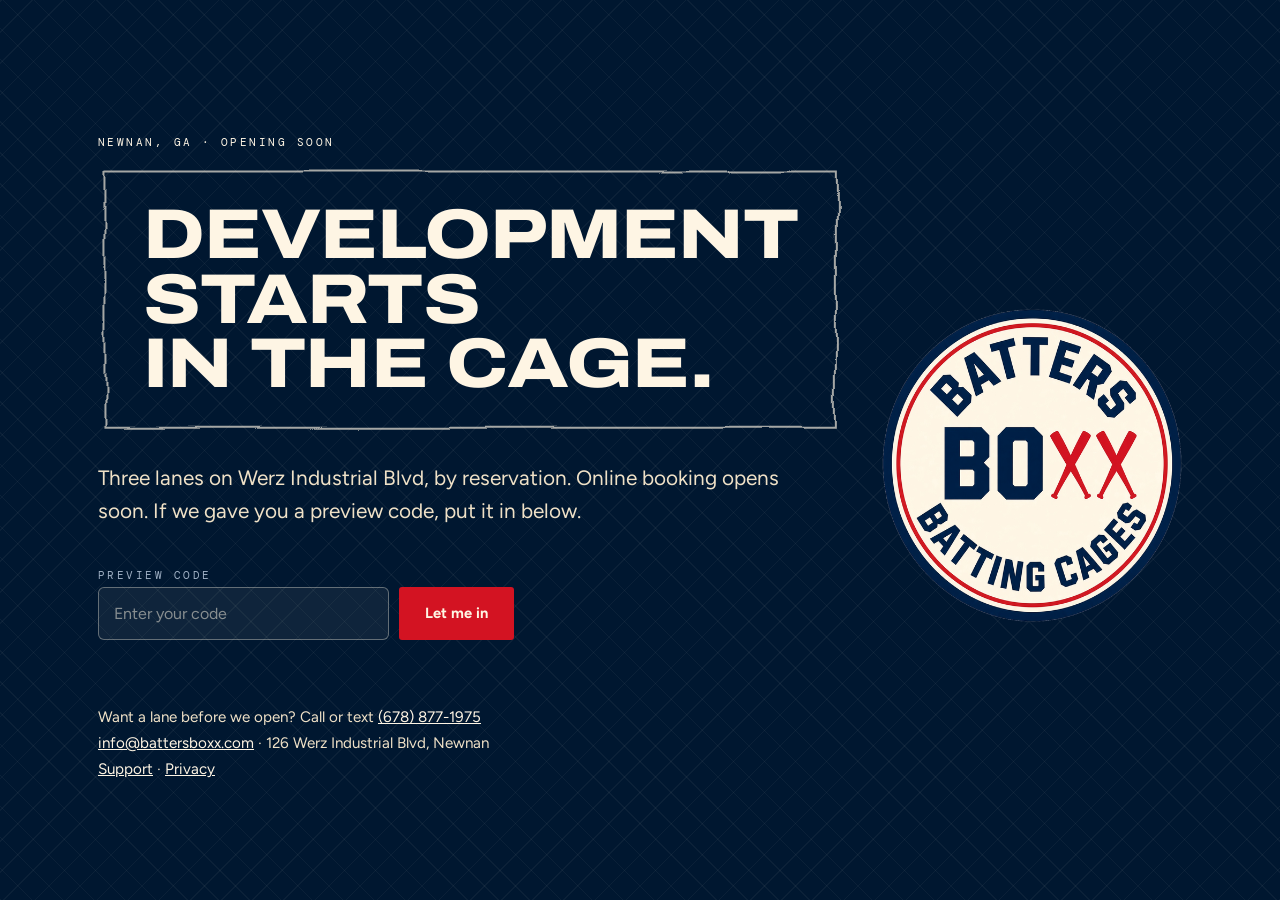
<file: index.html>
<!doctype html>
<html lang="en"><head>
<meta charset="utf-8">
<meta name="viewport" content="width=device-width, initial-scale=1">
<meta name="robots" content="noindex">
<link rel="preconnect" href="https://fonts.googleapis.com">
<link rel="preconnect" href="https://fonts.gstatic.com" crossorigin="">
<link href="https://fonts.googleapis.com/css2?family=Archivo:wdth,wght@62.5..125,100..900&amp;family=DM+Mono:wght@300;400;500&amp;family=Figtree:wght@300..900&amp;display=swap" rel="stylesheet">
<link rel="stylesheet" href="/css/style.css">
<link rel="icon" href="/favicon.png">
<link rel="apple-touch-icon" href="/img/apple-touch-icon.png">
<title>Batters Boxx — opening soon in Newnan, GA</title>
<meta name="description" content="Batters Boxx: three batting lanes in Newnan, GA, by reservation. Opening soon.">
<style>
  .soon { min-height: 100vh; display: flex; align-items: center; }
  .soon .hero__grid { width: 100%; }
  .soon__form { margin-top: 2rem; max-width: 26rem; }
  .soon__row { display: flex; gap: .6rem; flex-wrap: wrap; }
  .soon__row input { flex: 1 1 11rem; min-width: 0; font: inherit; font-size: 1rem; padding: .8rem .95rem;
    border-radius: 6px; border: 1.5px solid rgba(254,245,228,.35); background: rgba(254,245,228,.06);
    color: var(--cream); letter-spacing: .08em; text-transform: uppercase; }
  .soon__row input::placeholder { color: rgba(254,245,228,.5); text-transform: none; letter-spacing: 0; }
  .soon__row input:focus { outline: 2px solid var(--cream); outline-offset: 2px; }
  .soon__msg { min-height: 1.4em; margin-top: .6rem; font-size: .92rem; color: var(--cream-2); }
  .soon__msg.is-bad { color: #ffb4a8; }
  .soon__contact { margin-top: 2.2rem; font-size: .95rem; color: var(--cream-2); line-height: 1.7; }
  .soon__contact a { color: var(--cream); }
</style>
</head>
<body>
<main class="band band--dark hero soon">
  <div class="wrap">
    <div class="hero__grid">
      <div class="hero__copy">
        <p class="eyebrow eyebrow--accent">Newnan, GA · Opening soon</p>
        <div class="chalkbox">
          <svg class="chalkbox__line" viewBox="0 0 100 100" preserveAspectRatio="none" aria-hidden="true">
            <defs>
              <filter id="chalkedge">
                <feTurbulence type="fractalNoise" baseFrequency="0.04" numOctaves="3" seed="7" result="n"/>
                <feDisplacementMap in="SourceGraphic" in2="n" scale="2.4" xChannelSelector="R" yChannelSelector="G"/>
              </filter>
            </defs>
            <rect x="1" y="1" width="98" height="98" filter="url(#chalkedge)" vector-effect="non-scaling-stroke"/>
          </svg>
          <h1 class="display">Development starts<br><span class="hero__mark">in the cage.</span></h1>
        </div>
        <p class="lede">Three lanes on Werz Industrial Blvd, by reservation. Online booking opens soon. If we gave you a preview code, put it in below.</p>

        <form class="soon__form" data-preview-form novalidate>
          <label class="eyebrow" for="code">Preview code</label>
          <div class="soon__row">
            <input id="code" name="code" type="text" autocomplete="off" autocapitalize="characters" spellcheck="false" placeholder="Enter your code" required>
            <button class="btn btn-red" type="submit">Let me in</button>
          </div>
          <p class="soon__msg" data-preview-msg role="status" aria-live="polite"></p>
        </form>

        <p class="soon__contact">
          Want a lane before we open? Call or text <a href="tel:6788771975">(678) 877-1975</a><br>
          <a href="mailto:info@battersboxx.com">info@battersboxx.com</a> · 126 Werz Industrial Blvd, Newnan<br>
          <a href="/support">Support</a> · <a href="/privacy">Privacy</a>
        </p>
      </div>
      <img class="hero__crest" src="/img/badge.png" alt="Batters Boxx Batting Cages" width="560" height="588" fetchpriority="high" decoding="async">
    </div>
  </div>
</main>
<script>
(() => {
  const KEY = 'bbPreview', HASH = '89874c201c8d0edf73343f8b8f927581bd12db9c58d040e559e6cb9edfeec316';
  if (localStorage.getItem(KEY) === HASH) return location.replace('/home' + location.hash);
  const form = document.querySelector('[data-preview-form]');
  const msg = document.querySelector('[data-preview-msg]');
  const sha = async s => [...new Uint8Array(await crypto.subtle.digest('SHA-256', new TextEncoder().encode(s)))]
    .map(b => b.toString(16).padStart(2, '0')).join('');
  form.addEventListener('submit', async e => {
    e.preventDefault();
    const code = form.code.value.trim().toUpperCase();
    if (!code) { msg.textContent = 'Enter the code first.'; msg.className = 'soon__msg is-bad'; return; }
    if (await sha(code) !== HASH) { msg.textContent = 'That code did not work.'; msg.className = 'soon__msg is-bad'; form.code.select(); return; }
    localStorage.setItem(KEY, HASH);
    location.replace('/home' + location.hash);
  });
})();
</script>
</body></html>
</file>
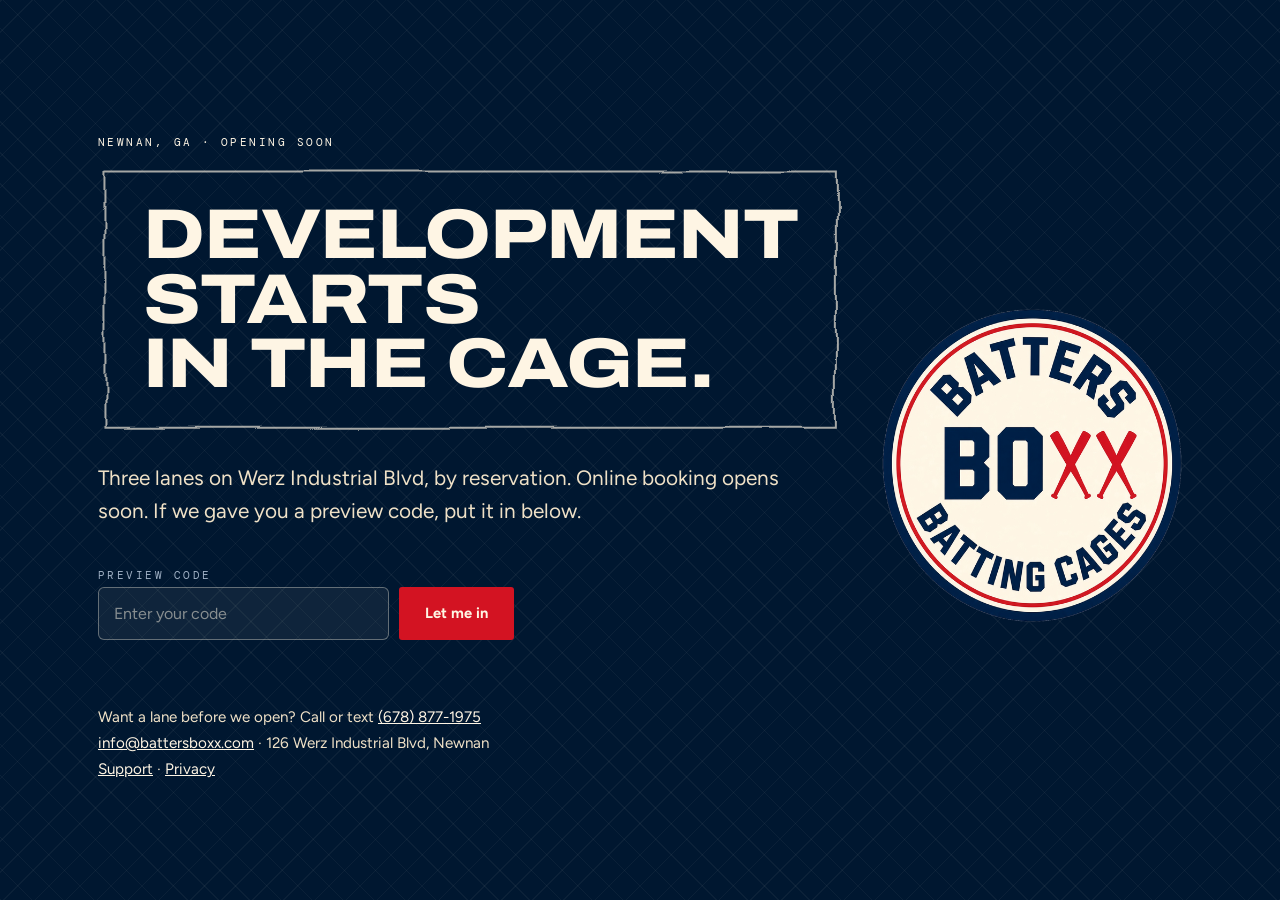
<file: clinics.html>
<!doctype html>
<html lang="en"><head>
<script>if(localStorage.getItem('bbPreview')!=='89874c201c8d0edf73343f8b8f927581bd12db9c58d040e559e6cb9edfeec316')location.replace('/');</script>
<meta charset="utf-8">
<meta name="viewport" content="width=device-width, initial-scale=1">
<link rel="preconnect" href="https://fonts.googleapis.com">
<link rel="preconnect" href="https://fonts.gstatic.com" crossorigin="">
<link href="https://fonts.googleapis.com/css2?family=Archivo:wdth,wght@62.5..125,100..900&amp;family=DM+Mono:wght@300;400;500&amp;family=Figtree:wght@300..900&amp;display=swap" rel="stylesheet">
<link rel="stylesheet" href="/css/style.css">
<link rel="icon" href="/favicon.png">
<link rel="apple-touch-icon" href="/img/apple-touch-icon.png">
<link rel="manifest" href="/manifest.webmanifest">
<meta name="theme-color" content="#001730">
<meta name="apple-mobile-web-app-capable" content="yes">
<meta name="mobile-web-app-capable" content="yes">
<meta name="apple-mobile-web-app-title" content="Batters Boxx">
<meta name="apple-mobile-web-app-status-bar-style" content="default">
<title>Clinics — Batters Boxx</title>
<meta name="description" content="Weekly baseball and softball clinics in Newnan, GA: hitting, pitching and fielding in small groups. Drop in for a week or sign up for the block.">
</head>
<body>
<a class="skip" href="#main">Skip to content</a>
<header class="nav">
  <div class="wrap nav__in">
    <a class="nav__logo" href="/"><img class="nav__badge" src="/img/badge.png" alt="" width="38" height="40" decoding="async"><span>Batters Boxx</span></a>
    <button class="nav__toggle" type="button" aria-expanded="false" aria-controls="navlinks">Menu</button>
    <nav class="nav__links" id="navlinks" aria-label="Main">
      <a href="/#cages">Cages</a>
      <a href="/lessons">Lessons</a>
      <a href="/coaches">Coaches</a>
      <a href="/clinics" aria-current="page">Clinics</a>
      <a href="/memberships">Memberships</a>
      <span data-auth-slot="" style="display:contents"></span>
    </nav>
  </div>
</header>
<main id="main">
  <section class="band band--dark band--tight">
    <div class="wrap">
      <p class="eyebrow eyebrow--accent">Small groups</p>
      <h1 class="display">Same night,<br>every week.</h1>
      <p class="lede">Hitting, pitching and fielding clinics for baseball and softball players. One coach, a small group, the whole hour working on one thing. Drop in for a week, or sign up for the block and save.</p>
      <div class="btnrow">
        <a class="btn btn-red" href="#schedule">See the schedule</a>
        <a class="btn btn-outline" href="/lessons">Rather go one on one?</a>
      </div>
    </div>
  </section>

  <section class="band" id="schedule">
    <div class="wrap">
      <p class="eyebrow">This season</p>
      <h2 class="display">The weekly<br>schedule.</h2>
      
      <p class="flash" data-flash="" hidden="" style="margin-top:1.5rem"></p>
      <div class="plans" data-clinics=""><article class="plan" id="clinic-tuesday-baseball-clinic-tuesday"><img class="plan__photo" src="/img/coaches/chris-colton.jpg" alt="Chris Colton" loading="lazy"><p class="plan__tag">Baseball · Hitting, pitching &amp; fielding</p><h3 class="plan__name">Tuesday Baseball Clinic</h3><p class="plan__price">$30</p><p class="plan__per">a week · $199 for all 8</p><p class="plan__blurb">One skill a week, rotating: hitting, then pitching, then fielding. Come for the weeks your player needs, or sign up for the whole block.</p><ul class="plan__perks"><li>Tuesdays, 6pm-7pm</li><li>With Chris Colton</li><li>Ages 8-12</li><li>Tue 10/13 to Tue 12/1</li><li>This block: Tue 10/27 infield / outfield, Tue 11/3 hitting, Tue 11/10 pitching, Tue 11/17 infield / outfield, Tue 12/1 pitching</li></ul><div class="plan__cta"><a class="btn btn-outline btn-block" href="tel:6788771975">Call to sign up</a></div></article><article class="plan" id="clinic-baseball-pitching-clinic-tuesday"><img class="plan__photo" src="/img/coaches/jackson-sullivan.jpg" alt="Jackson Sullivan" loading="lazy"><p class="plan__tag">Baseball · Pitching</p><h3 class="plan__name">Baseball Pitching Clinic</h3><p class="plan__price">$30</p><p class="plan__per">a week · $199 for all 8</p><p class="plan__blurb">Mound work with Jackson Sullivan: mechanics, velocity, command, and arm care. Small group, two lanes.</p><ul class="plan__perks"><li>Tuesdays, 7pm-8pm</li><li>With Jackson Sullivan</li><li>Ages 9-14</li><li>Tue 10/13 to Tue 12/1</li></ul><div class="plan__cta"><a class="btn btn-outline btn-block" href="tel:6788771975">Call to sign up</a></div></article><article class="plan" id="clinic-saturday-softball-clinic-saturday"><img class="plan__photo" src="/img/coaches/lane-thaxton.jpg" alt="Lane Thaxton" loading="lazy"><p class="plan__tag">Softball · Hitting, pitching &amp; fielding</p><h3 class="plan__name">Saturday Softball Clinic</h3><p class="plan__price">$30</p><p class="plan__per">a week · $199 for all 8</p><p class="plan__blurb">Fastpitch on Saturday morning. The skill changes every week, hitting, then pitching, then fielding, so the block covers all three.</p><ul class="plan__perks"><li>Saturdays, 9am-10am</li><li>With Lane Thaxton</li><li>Ages 8-14</li><li>Sat 10/17 to Sat 12/5</li><li>This block: Sat 10/24 pitching, Sat 10/31 infield / outfield, Sat 11/7 hitting, Sat 11/14 pitching, Sat 11/21 infield / outfield, Sat 12/5 pitching</li></ul><div class="plan__cta"><a class="btn btn-outline btn-block" href="tel:6788771975">Call to sign up</a></div></article><article class="plan" id="clinic-softball-pitching-clinic-saturday"><img class="plan__photo" src="/img/coaches/lane-thaxton.jpg" alt="Lane Thaxton" loading="lazy"><p class="plan__tag">Softball · Pitching</p><h3 class="plan__name">Softball Pitching Clinic</h3><p class="plan__price">$30</p><p class="plan__per">a week · $199 for all 8</p><p class="plan__blurb">Windmill pitching with Lane Thaxton: mechanics, speed, spin, and control. Small group, two lanes.</p><ul class="plan__perks"><li>Saturdays, 10am-11am</li><li>With Lane Thaxton</li><li>Ages 8-14</li><li>Sat 10/17 to Sat 12/5</li></ul><div class="plan__cta"><a class="btn btn-outline btn-block" href="tel:6788771975">Call to sign up</a></div></article></div>
      <ul class="facts" data-clinic-facts="" style="margin-top:2.5rem"><li><span>Group size</span><span>small, capped per clinic</span></li><li><span>Drop in</span><span>from $30 a week</span></li><li><span>Whole block</span><span>cheaper per week, prorated if you join late</span></li><li><span>Members</span><span>15% off every clinic</span></li><li><span>Free cancellation</span><span>up to 24 hours before</span></li><li><span>Sign-ups close</span><span>2 hours before start</span></li></ul>
    </div>
  </section>
</main>
<footer class="foot">
  <div class="wrap">
    <div class="foot__grid">
      <div>
        <img class="foot__badge" src="/img/badge-sm.png" alt="Batters Boxx Batting Cages" width="120" height="126" loading="lazy" decoding="async">
        <h4 class="u-sr">Batters Boxx</h4>
        <p class="mt0" style="max-width:26ch">Three lanes in <span data-city="">Newnan</span>. By reservation, so the lane is yours when you get here.</p>
      </div>
      <div>
        <h4>Book</h4>
        <ul>
          <li><a href="tel:6788771975">Book a lesson</a></li>
          <li><a href="/clinics">Weekly clinics</a></li>
          <li><a href="/memberships">Memberships</a></li>
          <li></li>
        </ul>
      </div>
      <div>
        <h4>Visit</h4>
        <ul>
          <li data-foot-street="">126 Werz Industrial Blvd</li>
          <li data-foot-city="">Newnan, GA 30263</li>
          <li><a data-foot-phone="" href="tel:6788771975">(678) 877-1975</a></li>
          <li><a data-foot-email="" href="mailto:info@battersboxx.com">info@battersboxx.com</a></li>
        </ul>
      </div>
      <div>
        <h4>Hours</h4>
        <ul data-foot-hours=""><li>By reservation only</li><li>Call or text to book</li></ul>
      </div>
    </div>
    <div class="foot__base">
      <span>© <span data-year="">2026</span> Batters Boxx</span>
      <span>Reservations hold for <span data-cutoff="">4</span> hours before start time</span>
    <span>Our travel-ball club, same building. <a href="https://drive-baseball.com" rel="noopener">Drive Baseball</a></span></div>
  </div>
</footer>



<script>document.querySelector('.nav__toggle')?.addEventListener('click',e=>{const l=document.querySelector('.nav__links');e.currentTarget.setAttribute('aria-expanded',String(l.classList.toggle('is-open')))})</script></body></html>
</file>
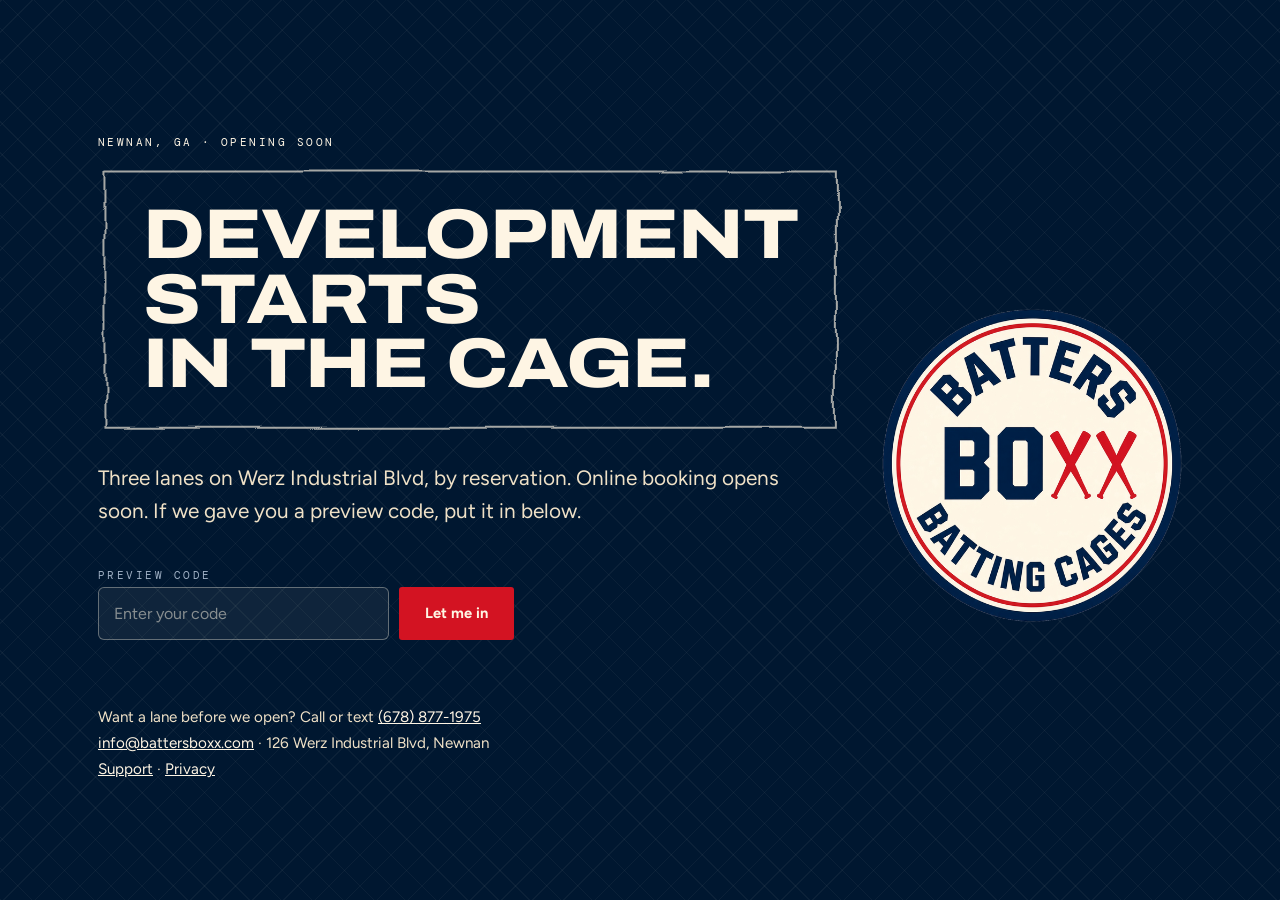
<file: coaches.html>
<!doctype html>
<html lang="en"><head>
<script>if(localStorage.getItem('bbPreview')!=='89874c201c8d0edf73343f8b8f927581bd12db9c58d040e559e6cb9edfeec316')location.replace('/');</script>
<meta charset="utf-8">
<meta name="viewport" content="width=device-width, initial-scale=1">
<link rel="preconnect" href="https://fonts.googleapis.com">
<link rel="preconnect" href="https://fonts.gstatic.com" crossorigin="">
<link href="https://fonts.googleapis.com/css2?family=Archivo:wdth,wght@62.5..125,100..900&amp;family=DM+Mono:wght@300;400;500&amp;family=Figtree:wght@300..900&amp;display=swap" rel="stylesheet">
<link rel="stylesheet" href="/css/style.css">
<link rel="icon" href="/favicon.png">
<link rel="apple-touch-icon" href="/img/apple-touch-icon.png">
<link rel="manifest" href="/manifest.webmanifest">
<meta name="theme-color" content="#001730">
<meta name="apple-mobile-web-app-capable" content="yes">
<meta name="mobile-web-app-capable" content="yes">
<meta name="apple-mobile-web-app-title" content="Batters Boxx">
<meta name="apple-mobile-web-app-status-bar-style" content="default">
<title>Coaches — Batters Boxx</title>
<meta name="description" content="Meet the Batters Boxx coaches in Newnan, GA: former pro and college players teaching hitting, pitching and fielding for baseball and softball.">
</head>
<body>
<a class="skip" href="#main">Skip to content</a>
<header class="nav">
  <div class="wrap nav__in">
    <a class="nav__logo" href="/"><img class="nav__badge" src="/img/badge.png" alt="" width="38" height="40" decoding="async"><span>Batters Boxx</span></a>
    <button class="nav__toggle" type="button" aria-expanded="false" aria-controls="navlinks">Menu</button>
    <nav class="nav__links" id="navlinks" aria-label="Main">
      <a href="/#cages">Cages</a>
      <a href="/lessons">Lessons</a>
      <a href="/coaches" aria-current="page">Coaches</a>
      <a href="/clinics">Clinics</a>
      <a href="/memberships">Memberships</a>
      <span data-auth-slot="" style="display:contents"></span>
    </nav>
  </div>
</header>
<main id="main">
  <section class="band band--dark band--tight">
    <div class="wrap">
      <p class="eyebrow eyebrow--accent">The staff</p>
      <h1 class="display">Meet the<br>coaches.</h1>
      <p class="lede">Pro ball, college ball and travel ball, baseball and softball. Every coach sets their own hours, so the lesson board only shows times they're actually in the building.</p>
      <div class="btnrow">
        <a class="btn btn-red" href="tel:6788771975">Book a lesson</a>
        <a class="btn btn-outline" href="/lessons#lesson-packs">Lesson packs</a>
      </div>
    </div>
  </section>

  <section class="band band--navy band--tight">
    <div class="wrap">
      <div class="plans" data-coaches=""><article class="plan"><img class="plan__photo" src="/img/coaches/jd-williams.jpg" alt="JD Williams" loading="lazy"><p class="plan__tag">Assistant Trainer</p><h3 class="plan__name">JD Williams</h3><p class="plan__blurb">JaDamion "J.D." Williams is a switch-hitting outfielder from Odessa, Florida. The Minnesota Twins drafted him in the 10th round (315th overall) in 2010. He coaches from both sides of the plate and puts the emphasis on fundamentals and mental preparation.</p><ul class="plan__perks"><li>Teaches hitting and infield / outfield and pitching</li><li>Baseball</li><li>Here Mon, Wed, Thu, Fri</li></ul><div class="plan__cta"><a class="btn btn-outline btn-block" href="tel:6788771975">Book with Williams</a></div></article><article class="plan"><img class="plan__photo" src="/img/coaches/chris-colton.jpg" alt="Chris Colton" loading="lazy"><p class="plan__tag">Head Trainer</p><h3 class="plan__name">Chris Colton</h3><p class="plan__blurb">Former pro outfielder from Newnan. The Seattle Mariners drafted him in the 15th round in 2001 out of Middle Georgia State, and he spent six years in their system (2002-2007), reaching Advanced A before four more seasons of independent ball. His best year was 2005, when he hit .335 / .374 / .581. He's coached more than 500 players.</p><ul class="plan__perks"><li>Teaches hitting and infield / outfield and pitching</li><li>Baseball</li><li>Here Mon, Tue, Fri</li></ul><div class="plan__cta"><a class="btn btn-outline btn-block" href="tel:6788771975">Book with Colton</a></div></article><article class="plan"><img class="plan__photo" src="/img/coaches/jackson-sullivan.jpg" alt="Jackson Sullivan" loading="lazy"><p class="plan__tag">Pitching Coach</p><h3 class="plan__name">Jackson Sullivan</h3><p class="plan__blurb">Jackson pitched four years at Erskine College in Due West, South Carolina, where he just finished a degree in Sport Management. As a sophomore he started throughout the developmental tournament and was the winning pitcher in the conference championship game. Before college he pitched four years of varsity at Trinity Christian in Sharpsburg. With younger pitchers he works on velocity, movement pitches, control and arm care.</p><ul class="plan__perks"><li>Teaches pitching</li><li>Baseball</li><li>Here Tue, Wed</li></ul><div class="plan__cta"><a class="btn btn-outline btn-block" href="tel:6788771975">Book with Sullivan</a></div></article><article class="plan"><img class="plan__photo" src="/img/coaches/joseph-lucas.jpg" alt="Joseph Lucas" loading="lazy"><p class="plan__tag">Game Performance Specialist</p><h3 class="plan__name">Joseph Lucas</h3><p class="plan__blurb">Joseph is a game performance and mindset coach from Port Charlotte, Florida. He served in the Marine Corps, holds an M.S. in Sports Management from Georgetown, is NESTA-certified in speed and agility, and coaches 9th grade baseball at Newnan High School. He founded ProLevel Performance, where he trains focus, composure and quick decisions under pressure.</p><ul class="plan__perks"><li>Baseball</li><li>Lesson times coming soon</li></ul></article><article class="plan"><img class="plan__photo" src="/img/coaches/lane-thaxton.jpg" alt="Lane Thaxton" loading="lazy"><p class="plan__tag">Softball Coach</p><h3 class="plan__name">Lane Thaxton</h3><p class="plan__blurb">Lane has played softball for 16 years, 10 of them as a pitcher, including travel ball with Adidas Show Elite out of Birmingham, Alabama. At Blue Mountain Christian University she hit .322 with 7 home runs and 27 RBI and made SSAC First-Team All-Conference. She's given private lessons for two years and spent about three as an assistant coach with the Firecracker organization. She works on confidence, skills and softball knowledge, and on building a strong work ethic on and off the field.</p><ul class="plan__perks"><li>Teaches pitching and hitting and infield / outfield</li><li>Softball</li><li>Lesson times coming soon</li></ul></article></div>
    </div>
  </section>

</main>
<footer class="foot">
  <div class="wrap">
    <div class="foot__grid">
      <div>
        <img class="foot__badge" src="/img/badge-sm.png" alt="Batters Boxx Batting Cages" width="120" height="126" loading="lazy" decoding="async">
        <h4 class="u-sr">Batters Boxx</h4>
        <p class="mt0" style="max-width:26ch">Three lanes in <span data-city="">Newnan</span>. By reservation, so the lane is yours when you get here.</p>
      </div>
      <div>
        <h4>Book</h4>
        <ul>
          <li><a href="tel:6788771975">Book a lesson</a></li>
          <li><a href="/clinics">Weekly clinics</a></li>
          <li><a href="/memberships">Memberships</a></li>
          <li></li>
        </ul>
      </div>
      <div>
        <h4>Visit</h4>
        <ul>
          <li data-foot-street="">126 Werz Industrial Blvd</li>
          <li data-foot-city="">Newnan, GA 30263</li>
          <li><a data-foot-phone="" href="tel:6788771975">(678) 877-1975</a></li>
          <li><a data-foot-email="" href="mailto:info@battersboxx.com">info@battersboxx.com</a></li>
        </ul>
      </div>
      <div>
        <h4>Hours</h4>
        <ul data-foot-hours=""><li>By reservation only</li><li>Call or text to book</li></ul>
      </div>
    </div>
    <div class="foot__base">
      <span>© <span data-year="">2026</span> Batters Boxx</span>
      <span>Reservations hold for <span data-cutoff="">4</span> hours before start time</span>
    <span>Our travel-ball club, same building. <a href="https://drive-baseball.com" rel="noopener">Drive Baseball</a></span></div>
  </div>
</footer>



<script>document.querySelector('.nav__toggle')?.addEventListener('click',e=>{const l=document.querySelector('.nav__links');e.currentTarget.setAttribute('aria-expanded',String(l.classList.toggle('is-open')))})</script></body></html>
</file>
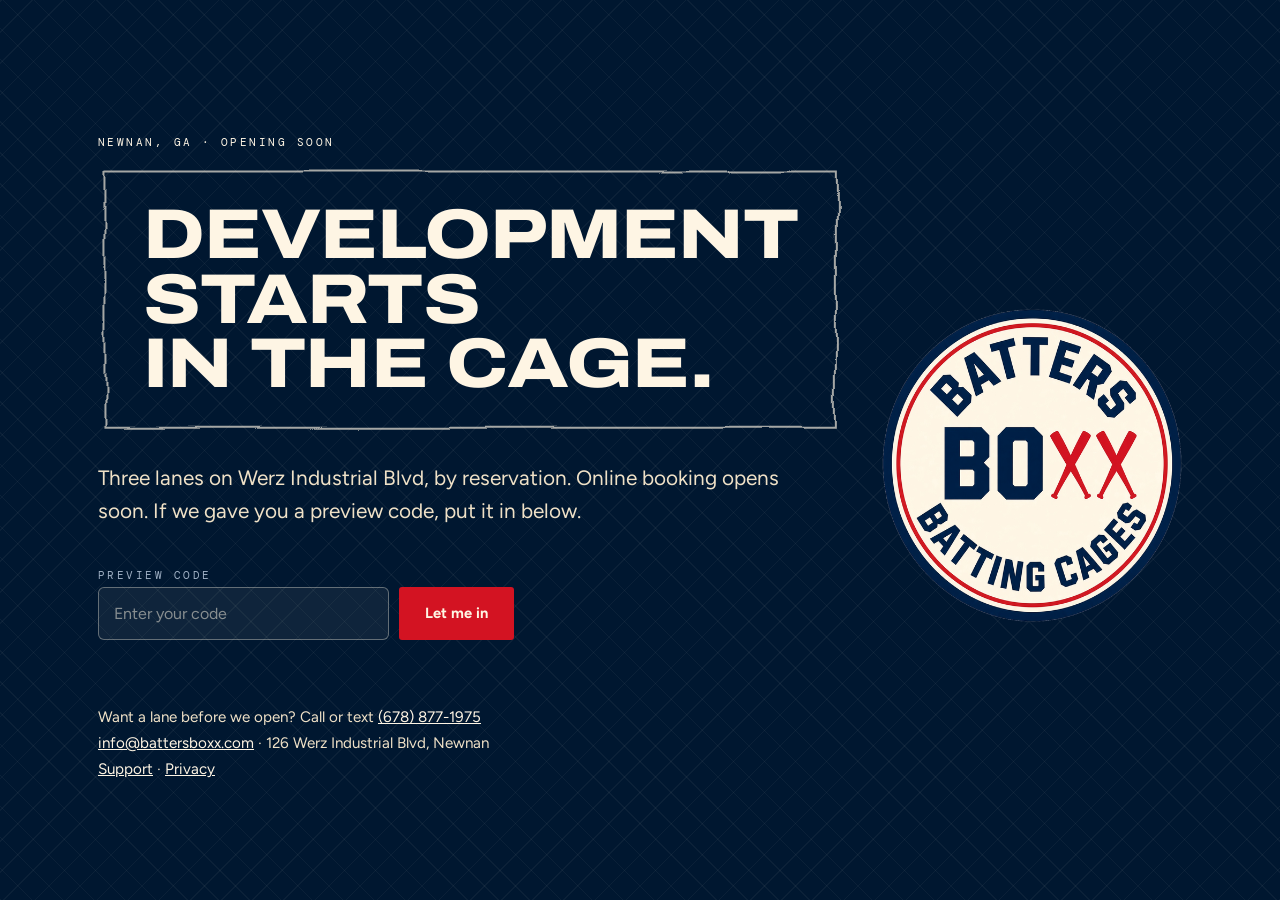
<file: home.html>
<!doctype html>
<html lang="en"><head>
<script>if(localStorage.getItem('bbPreview')!=='89874c201c8d0edf73343f8b8f927581bd12db9c58d040e559e6cb9edfeec316')location.replace('/');</script>
<meta charset="utf-8">
<meta name="viewport" content="width=device-width, initial-scale=1">
<link rel="preconnect" href="https://fonts.googleapis.com">
<link rel="preconnect" href="https://fonts.gstatic.com" crossorigin="">
<link href="https://fonts.googleapis.com/css2?family=Archivo:wdth,wght@62.5..125,100..900&amp;family=DM+Mono:wght@300;400;500&amp;family=Figtree:wght@300..900&amp;display=swap" rel="stylesheet">
<link rel="stylesheet" href="/css/style.css">
<link rel="icon" href="/favicon.png">
<link rel="apple-touch-icon" href="/img/apple-touch-icon.png">
<link rel="manifest" href="/manifest.webmanifest">
<meta name="theme-color" content="#001730">
<meta name="apple-mobile-web-app-capable" content="yes">
<meta name="mobile-web-app-capable" content="yes">
<meta name="apple-mobile-web-app-title" content="Batters Boxx">
<meta name="apple-mobile-web-app-status-bar-style" content="default">
<title>Batters Boxx — batting cages in Newnan, GA</title>
<meta name="description" content="Three batting lanes in Newnan, by reservation. Book by the half hour, join for a cage hour every day, or rent the whole building for your team.">
</head>
<body>
<a class="skip" href="#main">Skip to content</a>
<header class="nav">
  <div class="wrap nav__in">
    <a class="nav__logo" href="/"><img class="nav__badge" src="/img/badge.png" alt="" width="38" height="40" decoding="async"><span>Batters Boxx</span></a>
    <button class="nav__toggle" type="button" aria-expanded="false" aria-controls="navlinks">Menu</button>
    <nav class="nav__links" id="navlinks" aria-label="Main">
      <a href="/#cages">Cages</a>
      <a href="/lessons">Lessons</a>
      <a href="/coaches">Coaches</a>
      <a href="/clinics">Clinics</a>
      <a href="/memberships">Memberships</a>
      <span data-auth-slot="" style="display:contents"></span>
    </nav>
  </div>
</header>
<main id="main">

  <section class="band band--dark hero">
    <div class="wrap">
      <div class="hero__grid">
      <div class="hero__copy">
      <p class="eyebrow eyebrow--accent" data-hero-eyebrow="">Newnan, GA · By reservation</p>
      <div class="chalkbox">
        <svg class="chalkbox__line" viewBox="0 0 100 100" preserveAspectRatio="none" aria-hidden="true">
          <defs>
            <filter id="chalkedge">
              <feTurbulence type="fractalNoise" baseFrequency="0.04" numOctaves="3" seed="7" result="n"></feTurbulence>
              <feDisplacementMap in="SourceGraphic" in2="n" scale="2.4" xChannelSelector="R" yChannelSelector="G"></feDisplacementMap>
            </filter>
          </defs>
          <rect x="1" y="1" width="98" height="98" filter="url(#chalkedge)" vector-effect="non-scaling-stroke" style="stroke-dasharray: 1987; stroke-dashoffset: 1987;"></rect>
        </svg>
        <h1 class="display">Development starts<br><span class="hero__mark">in the cage.</span></h1>
      </div>
      <p class="lede">Three lanes a few minutes off the square. Book by the half hour, hit until your hands hurt, and get the machine set the way you asked before you walk in.</p>
      <div class="btnrow">
        <a class="btn btn-red" href="tel:6788771975">Book a lesson</a>
        <a class="btn btn-outline" href="/memberships">See memberships</a>
      </div>
      </div>
      <img class="hero__crest" src="/img/badge.png" alt="Batters Boxx Batting Cages" width="560" height="588" fetchpriority="high" decoding="async">
      </div>

      <div class="rail"><div class="rail__head"><p class="eyebrow">By reservation</p></div>
    <div class="rail__list"><a class="btn btn-red" href="tel:6788771975">Call (678) 877-1975</a>
    <a class="btn btn-outline" href="sms:6788771975">Text us</a></div></div>
    </div>
  </section>

  <section class="band" id="cages">
    <div class="wrap">
      <p class="eyebrow">The tunnels</p>
      <h2 class="display">Stay in<br>your lane.</h2>
      <p class="lede">Two baseball tunnels and a softball tunnel. Tell us the speed you want when you book and the machine will be set before you walk in.</p>
      <div class="cages" data-cages=""><article class="cage"><p class="cage__no">Baseball tunnel</p><h3 class="cage__name">Leadoff</h3><dl><div class="spec"><dt>Length</dt><dd>70 ft</dd></div><div class="spec"><dt>Machine</dt><dd>3-wheel machine</dd></div><div class="spec"><dt>Speed</dt><dd>40–90 mph</dd></div><div class="spec"><dt>Half hour</dt><dd>$25</dd></div><div class="spec"><dt>Full hour</dt><dd>$50</dd></div></dl></article><article class="cage"><p class="cage__no">Baseball tunnel</p><h3 class="cage__name">Cleanup</h3><dl><div class="spec"><dt>Length</dt><dd>70 ft</dd></div><div class="spec"><dt>Machine</dt><dd>3-wheel machine</dd></div><div class="spec"><dt>Speed</dt><dd>40–90 mph</dd></div><div class="spec"><dt>Half hour</dt><dd>$25</dd></div><div class="spec"><dt>Full hour</dt><dd>$50</dd></div></dl></article><article class="cage"><p class="cage__no">Softball tunnel</p><h3 class="cage__name">Fastpitch</h3><dl><div class="spec"><dt>Length</dt><dd>60 ft</dd></div><div class="spec"><dt>Machine</dt><dd>2-wheel machine</dd></div><div class="spec"><dt>Speed</dt><dd>35–70 mph</dd></div><div class="spec"><dt>Half hour</dt><dd>$25</dd></div><div class="spec"><dt>Full hour</dt><dd>$50</dd></div></dl></article></div>
    </div>
  </section>


  <section class="band band--navy">
    <div class="wrap split">
      <div>
        <p class="eyebrow eyebrow--accent">Lessons</p>
        <h2 class="display">Bring a<br>coach with you.</h2>
        <p class="lede">Thirty or sixty minutes of one-on-one work on hitting, pitching, or fielding. The cage is included in the price — you are paying for the eyes on your swing.</p>
        <div class="btnrow">
          <a class="btn btn-red" href="tel:6788771975">Book a lesson</a>
          <a class="btn btn-outline" href="/lessons">Meet the coaches</a>
        </div>
      </div>
      <ul class="facts" data-lesson-facts=""><li><span>Coaches on staff</span><span>3</span></li><li><span>We teach</span><span>Hitting · Pitching · Infield / outfield</span></li><li><span>Lesson lengths</span><span>30 min · 60 min</span></li><li><span>Hour with a coach</span><span>from $100</span></li><li><span>Cage time</span><span>included</span></li><li><span>Free cancellation</span><span>up to 24 hours before</span></li></ul>
    </div>
  </section>
  <section class="band band--dark">
    <div class="wrap">
      <p class="eyebrow eyebrow--accent">Memberships</p>
      <h2 class="display">Hit more,<br>pay less.</h2>
      <p class="lede">Drop in for $50 an hour, or join and get a cage hour every day. Year-round is the best price. Seasonal stops when your season ends.</p>
      <div class="plans" data-plans=""><article class="plan"><p class="plan__tag">&nbsp;</p><h3 class="plan__name">Drop-in</h3><p class="plan__price">Pay per visit</p><p class="plan__per">no membership</p><p class="plan__blurb">No membership. $50 an hour for a lane, book any open slot.</p><ul class="plan__perks"><li>$50 an hour, $25 for 30 minutes</li><li>Lanes open 2 days ahead</li></ul><div class="plan__cta"><a class="btn btn-outline btn-block" href="/memberships#dropin">See what you get</a></div></article><article class="plan plan--pick"><p class="plan__tag">Best value</p><h3 class="plan__name">Year-Round</h3><p class="plan__price">$30<small>/mo</small></p><p class="plan__per">1 cage hour a day · 12-month membership</p><p class="plan__blurb">One cage hour every day, all year. $30 a month on a 12-month membership.</p><ul class="plan__perks"><li>1 cage hour a day, every day</li><li>15% off lessons and clinics</li><li>$30 a month, 12-month membership</li><li>Any open lane, book up to 2 days out</li><li>Unused days do not carry over</li></ul><div class="plan__cta"><a class="btn btn-red btn-block" href="/memberships#member-year">See what you get</a></div></article><article class="plan"><p class="plan__tag">&nbsp;</p><h3 class="plan__name">Seasonal</h3><p class="plan__price">$50<small>/mo</small></p><p class="plan__per">1 cage hour a day · month to month</p><p class="plan__blurb">One cage hour every day, month to month. Stop when your season ends.</p><ul class="plan__perks"><li>1 cage hour a day, every day</li><li>15% off lessons and clinics</li><li>$50 a month, no long-term commitment</li><li>Any open lane, book up to 2 days out</li><li>Unused days do not carry over</li></ul><div class="plan__cta"><a class="btn btn-outline btn-block" href="/memberships#member-season">See what you get</a></div></article></div>
      <div class="btnrow"><a class="btn btn-red" href="/memberships">Compare every plan</a></div>
    </div>
  </section>

  <section class="band band--navy">
    <div class="wrap split">
      <div>
        <p class="eyebrow eyebrow--accent">Team rentals</p>
        <h2 class="display">Bring the<br>whole roster.</h2>
        <p class="lede">Teams get the whole building. Coaches reserve the block, split the roster across all three lanes, and run a real practice when the field is soaked.</p>
        <div class="btnrow">
          <a class="btn btn-red" href="tel:6788771975">Call to sign up</a>
        </div>
      </div>
      <ul class="facts" data-team-facts=""><li><span>What you get</span><span>The whole building, all 3 lanes</span></li><li><span>Block lengths</span><span>60 min · 90 min · 120 min</span></li><li><span>Whole facility</span><span>$125 / hour</span></li><li><span>Team Year-Round</span><span>$249 / month, 1 building-hour a week</span></li><li><span>Book ahead</span><span>up to 30 days</span></li></ul>
    </div>
  </section>

  <section class="band">
    <div class="wrap split">
      <div>
        <p class="eyebrow">Come hit</p>
        <h2 class="display">Where<br>we are.</h2>
        <p class="lede" data-visit-address="">126 Werz Industrial Blvd, Newnan, GA 30263.</p>
        <div class="btnrow">
          <a class="btn btn-red" data-visit-phone="" href="tel:6788771975">(678) 877-1975</a>
        </div>
      </div>
      <div>
        <p class="eyebrow">Hours</p>
        <ul class="facts" data-hours=""><li><span>Open</span><span>By reservation only</span></li><li><span>Book</span><span>Call or text</span></li><li><span>Or call</span><span>(678) 877-1975</span></li></ul>
      </div>
    </div>
  </section>

</main>
<footer class="foot">
  <div class="wrap">
    <div class="foot__grid">
      <div>
        <img class="foot__badge" src="/img/badge-sm.png" alt="Batters Boxx Batting Cages" width="120" height="126" loading="lazy" decoding="async">
        <h4 class="u-sr">Batters Boxx</h4>
        <p class="mt0" style="max-width:26ch">Three lanes in <span data-city="">Newnan</span>. By reservation, so the lane is yours when you get here.</p>
      </div>
      <div>
        <h4>Book</h4>
        <ul>
          <li><a href="tel:6788771975">Book a lesson</a></li>
          <li><a href="/clinics">Weekly clinics</a></li>
          <li><a href="/memberships">Memberships</a></li>
          <li></li>
        </ul>
      </div>
      <div>
        <h4>Visit</h4>
        <ul>
          <li data-foot-street="">126 Werz Industrial Blvd</li>
          <li data-foot-city="">Newnan, GA 30263</li>
          <li><a data-foot-phone="" href="tel:6788771975">(678) 877-1975</a></li>
          <li><a data-foot-email="" href="mailto:info@battersboxx.com">info@battersboxx.com</a></li>
        </ul>
      </div>
      <div>
        <h4>Hours</h4>
        <ul data-foot-hours=""><li>By reservation only</li><li>Call or text to book</li></ul>
      </div>
    </div>
    <div class="foot__base">
      <span>© <span data-year="">2026</span> Batters Boxx</span>
      <span>Reservations hold for <span data-cutoff="">4</span> hours before start time</span>
    <span>Our travel-ball club, same building. <a href="https://drive-baseball.com" rel="noopener">Drive Baseball</a></span></div>
  </div>
</footer>



<script>document.querySelector('.nav__toggle')?.addEventListener('click',e=>{const l=document.querySelector('.nav__links');e.currentTarget.setAttribute('aria-expanded',String(l.classList.toggle('is-open')))})</script></body></html>
</file>
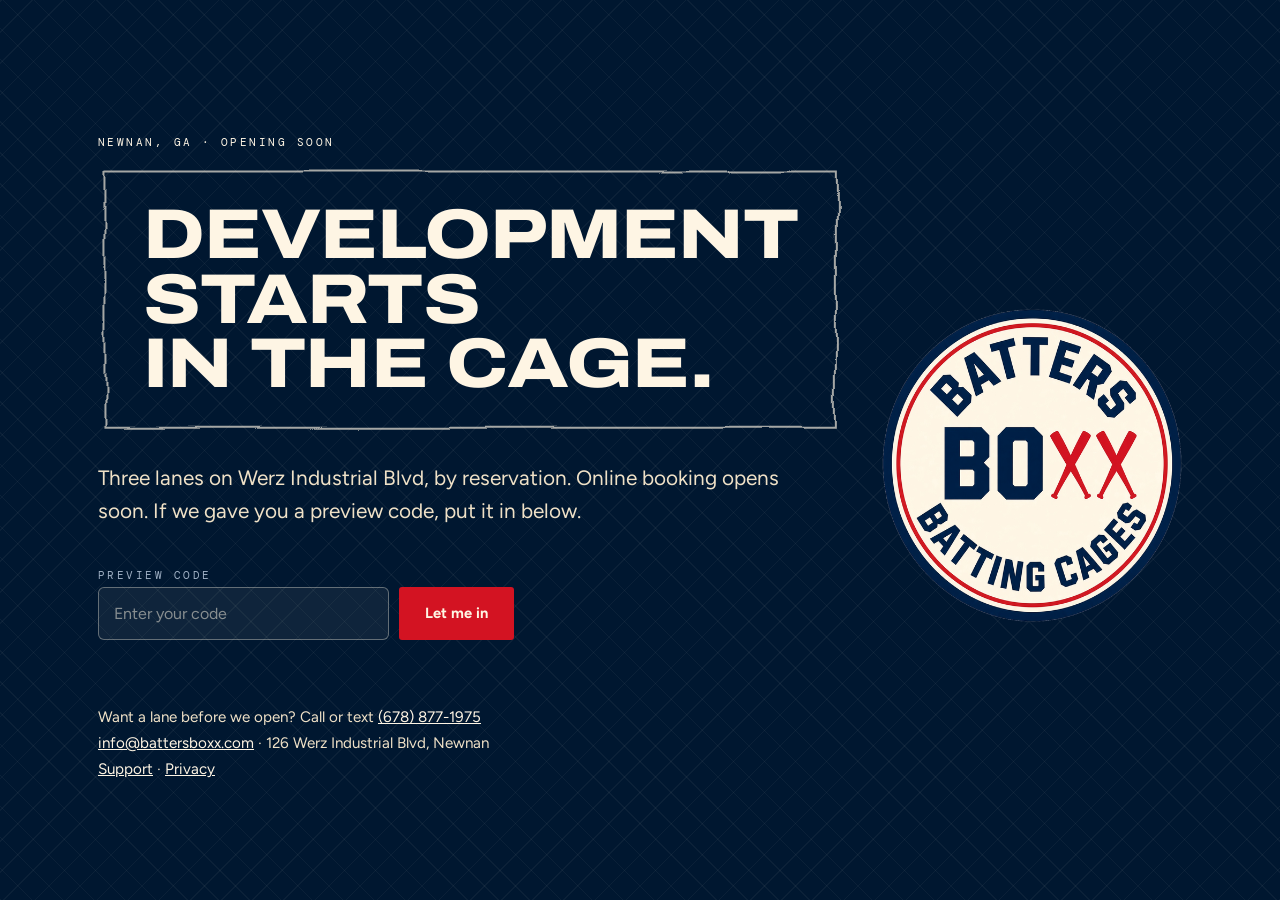
<file: lessons.html>
<!doctype html>
<html lang="en"><head>
<script>if(localStorage.getItem('bbPreview')!=='89874c201c8d0edf73343f8b8f927581bd12db9c58d040e559e6cb9edfeec316')location.replace('/');</script>
<meta charset="utf-8">
<meta name="viewport" content="width=device-width, initial-scale=1">
<link rel="preconnect" href="https://fonts.googleapis.com">
<link rel="preconnect" href="https://fonts.gstatic.com" crossorigin="">
<link href="https://fonts.googleapis.com/css2?family=Archivo:wdth,wght@62.5..125,100..900&amp;family=DM+Mono:wght@300;400;500&amp;family=Figtree:wght@300..900&amp;display=swap" rel="stylesheet">
<link rel="stylesheet" href="/css/style.css">
<link rel="icon" href="/favicon.png">
<link rel="apple-touch-icon" href="/img/apple-touch-icon.png">
<link rel="manifest" href="/manifest.webmanifest">
<meta name="theme-color" content="#001730">
<meta name="apple-mobile-web-app-capable" content="yes">
<meta name="mobile-web-app-capable" content="yes">
<meta name="apple-mobile-web-app-title" content="Batters Boxx">
<meta name="apple-mobile-web-app-status-bar-style" content="default">
<title>Lessons — Batters Boxx</title>
<meta name="description" content="One-on-one hitting, pitching and fielding lessons in Newnan, GA. Thirty or sixty minutes with a coach, cage time included.">
</head>
<body>
<a class="skip" href="#main">Skip to content</a>
<header class="nav">
  <div class="wrap nav__in">
    <a class="nav__logo" href="/"><img class="nav__badge" src="/img/badge.png" alt="" width="38" height="40" decoding="async"><span>Batters Boxx</span></a>
    <button class="nav__toggle" type="button" aria-expanded="false" aria-controls="navlinks">Menu</button>
    <nav class="nav__links" id="navlinks" aria-label="Main">
      <a href="/#cages">Cages</a>
      <a href="/lessons" aria-current="page">Lessons</a>
      <a href="/coaches">Coaches</a>
      <a href="/clinics">Clinics</a>
      <a href="/memberships">Memberships</a>
      <span data-auth-slot="" style="display:contents"></span>
    </nav>
  </div>
</header>
<main id="main">
  <section class="band band--dark band--tight">
    <div class="wrap">
      <p class="eyebrow eyebrow--accent">One on one</p>
      <h1 class="display">A coach in<br>your cage.</h1>
      <p class="lede">A machine won't tell you why you're late on the fastball. Book thirty or sixty minutes with a coach who watches every swing and sends you home with one thing to work on. The cage is included in the price.</p>
      <div class="btnrow">
        <a class="btn btn-red" href="tel:6788771975">Book a lesson</a>
        <a class="btn btn-outline" href="/coaches">Meet the coaches</a>
      </div>
    </div>
  </section>

  <section class="band">
    <div class="wrap">
      <p class="eyebrow">Rates</p>
      <h2 class="display">What it costs.</h2>
      <p class="lede">Cage time is included in the lesson price. Buy a lesson pack and the hourly rate drops to as low as $85. Pack hours work with any coach, as 30-minute or one-hour lessons, and they never expire.</p>
      <p class="flash" data-flash="" hidden=""></p>
      <label class="check" style="display:flex;gap:.5rem;align-items:center;margin:2rem 0 1.2rem">
        <input type="checkbox" data-auto-refill-lesson="">
        <span>Refill automatically. When my lesson hours run out, add the same pack and I'll pay at the counter.</span>
      </label>
      <div class="plans plans--four" id="lesson-packs" data-lesson-packs="" style="scroll-margin-top:6.5rem"><article class="plan"><p class="plan__tag"> </p><h3 class="plan__name">Single lesson</h3><p class="plan__price">$100</p><p class="plan__per">one hour · pay at the counter</p><p class="plan__blurb">No pack needed. Book an hour and pay when you get here.</p><div class="plan__cta"><a class="btn btn-outline btn-block" href="tel:6788771975">Book a lesson</a></div></article><article class="plan" id="lesson2"><p class="plan__tag"> </p><h3 class="plan__name">2-Hour Lesson Pack</h3><p class="plan__price">$190</p><p class="plan__per">2 lesson hours · never expires</p><p class="plan__blurb">2 hours with any coach at $95 an hour. Use them as 30-minute or one-hour lessons.</p><ul class="plan__perks"><li>2 lesson hours, any coach</li><li>30-minute or 1-hour lessons</li><li>Hours never expire</li><li>Free evaluation at your first session</li></ul><div class="plan__cta"><a class="btn btn-red btn-block" href="tel:6788771975">Call to sign up</a></div></article><article class="plan" id="lesson4"><p class="plan__tag"> </p><h3 class="plan__name">4-Hour Lesson Pack</h3><p class="plan__price">$360</p><p class="plan__per">4 lesson hours · never expires</p><p class="plan__blurb">4 hours with any coach at $90 an hour. Use them as 30-minute or one-hour lessons.</p><ul class="plan__perks"><li>4 lesson hours, any coach</li><li>30-minute or 1-hour lessons</li><li>Hours never expire</li><li>Free evaluation at your first session</li></ul><div class="plan__cta"><a class="btn btn-red btn-block" href="tel:6788771975">Call to sign up</a></div></article><article class="plan plan--pick" id="lesson8"><p class="plan__tag">Best value</p><h3 class="plan__name">8-Hour Lesson Pack</h3><p class="plan__price">$680</p><p class="plan__per">8 lesson hours · never expires</p><p class="plan__blurb">8 hours with any coach at $85 an hour. Use them as 30-minute or one-hour lessons.</p><ul class="plan__perks"><li>8 lesson hours, any coach</li><li>30-minute or 1-hour lessons</li><li>Hours never expire</li><li>Free evaluation at your first session</li></ul><div class="plan__cta"><a class="btn btn-red btn-block" href="tel:6788771975">Call to sign up</a></div></article></div>
      <div class="tablewrap" style="margin-top:2rem">
        <table class="tbl">
          <thead><tr><th>Coach</th><th>Teaches</th><th>30 minutes</th><th>60 minutes</th></tr></thead>
          <tbody data-rate-rows=""><tr><td>JD Williams · Assistant Trainer</td><td>Hitting, Infield / outfield, Pitching</td><td>$55</td><td>$100</td></tr><tr><td>Chris Colton · Head Trainer</td><td>Hitting, Infield / outfield, Pitching</td><td>$55</td><td>$100</td></tr><tr><td>Jackson Sullivan · Pitching Coach</td><td>Pitching</td><td>$55</td><td>$100</td></tr></tbody>
        </table>
      </div>
      <ul class="facts" data-lesson-facts="" style="margin-top:2.5rem"><li><span>Lesson lengths</span><span>30 min · 60 min</span></li><li><span>Hour with a coach</span><span>from $85</span></li><li><span>Cage time</span><span>included in the lesson</span></li><li><span>Lesson packs</span><span>any coach, hours never expire</span></li><li><span>Free cancellation</span><span>up to 24 hours before</span></li><li><span>Book ahead</span><span>up to 30 days</span></li></ul>
      <div class="btnrow"><a class="btn btn-red" href="tel:6788771975">Call to book</a></div>
    </div>
  </section>
</main>
<footer class="foot">
  <div class="wrap">
    <div class="foot__grid">
      <div>
        <img class="foot__badge" src="/img/badge-sm.png" alt="Batters Boxx Batting Cages" width="120" height="126" loading="lazy" decoding="async">
        <h4 class="u-sr">Batters Boxx</h4>
        <p class="mt0" style="max-width:26ch">Three lanes in <span data-city="">Newnan</span>. By reservation, so the lane is yours when you get here.</p>
      </div>
      <div>
        <h4>Book</h4>
        <ul>
          <li><a href="tel:6788771975">Book a lesson</a></li>
          <li><a href="/clinics">Weekly clinics</a></li>
          <li><a href="/memberships">Memberships</a></li>
          <li></li>
        </ul>
      </div>
      <div>
        <h4>Visit</h4>
        <ul>
          <li data-foot-street="">126 Werz Industrial Blvd</li>
          <li data-foot-city="">Newnan, GA 30263</li>
          <li><a data-foot-phone="" href="tel:6788771975">(678) 877-1975</a></li>
          <li><a data-foot-email="" href="mailto:info@battersboxx.com">info@battersboxx.com</a></li>
        </ul>
      </div>
      <div>
        <h4>Hours</h4>
        <ul data-foot-hours=""><li>By reservation only</li><li>Call or text to book</li></ul>
      </div>
    </div>
    <div class="foot__base">
      <span>© <span data-year="">2026</span> Batters Boxx</span>
      <span>Reservations hold for <span data-cutoff="">4</span> hours before start time</span>
    <span>Our travel-ball club, same building. <a href="https://drive-baseball.com" rel="noopener">Drive Baseball</a></span></div>
  </div>
</footer>



<script>document.querySelector('.nav__toggle')?.addEventListener('click',e=>{const l=document.querySelector('.nav__links');e.currentTarget.setAttribute('aria-expanded',String(l.classList.toggle('is-open')))})</script></body></html>
</file>
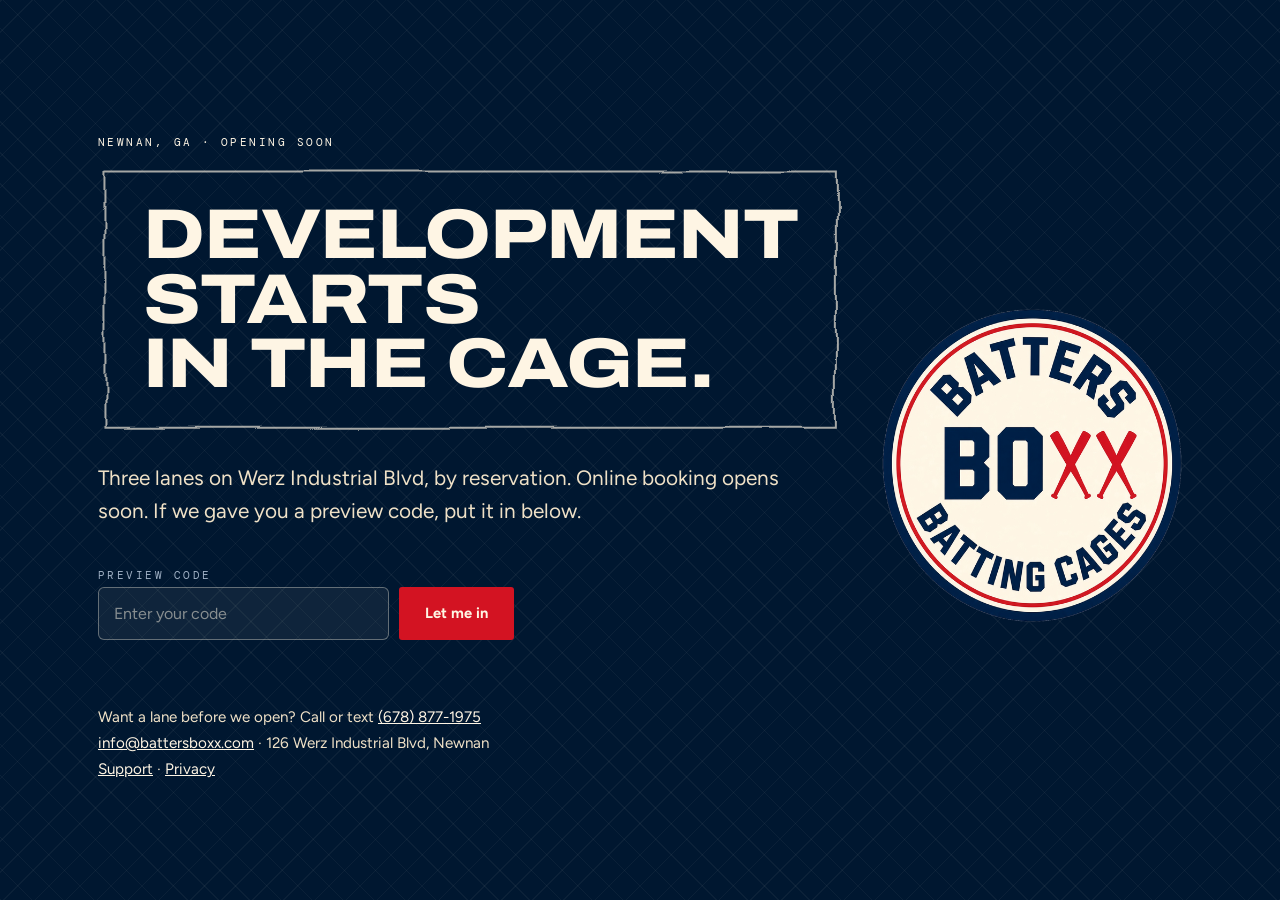
<file: memberships.html>
<!doctype html>
<html lang="en"><head>
<script>if(localStorage.getItem('bbPreview')!=='89874c201c8d0edf73343f8b8f927581bd12db9c58d040e559e6cb9edfeec316')location.replace('/');</script>
<meta charset="utf-8">
<meta name="viewport" content="width=device-width, initial-scale=1">
<link rel="preconnect" href="https://fonts.googleapis.com">
<link rel="preconnect" href="https://fonts.gstatic.com" crossorigin="">
<link href="https://fonts.googleapis.com/css2?family=Archivo:wdth,wght@62.5..125,100..900&amp;family=DM+Mono:wght@300;400;500&amp;family=Figtree:wght@300..900&amp;display=swap" rel="stylesheet">
<link rel="stylesheet" href="/css/style.css">
<link rel="icon" href="/favicon.png">
<link rel="apple-touch-icon" href="/img/apple-touch-icon.png">
<link rel="manifest" href="/manifest.webmanifest">
<meta name="theme-color" content="#001730">
<meta name="apple-mobile-web-app-capable" content="yes">
<meta name="mobile-web-app-capable" content="yes">
<meta name="apple-mobile-web-app-title" content="Batters Boxx">
<meta name="apple-mobile-web-app-status-bar-style" content="default">
<title>Memberships — Batters Boxx</title>
<meta name="description" content="Memberships at Batters Boxx: a cage hour every day for hitters, an hour of the whole building every week for teams.">
</head>
<body>
<a class="skip" href="#main">Skip to content</a>
<header class="nav">
  <div class="wrap nav__in">
    <a class="nav__logo" href="/"><img class="nav__badge" src="/img/badge.png" alt="" width="38" height="40" decoding="async"><span>Batters Boxx</span></a>
    <button class="nav__toggle" type="button" aria-expanded="false" aria-controls="navlinks">Menu</button>
    <nav class="nav__links" id="navlinks" aria-label="Main">
      <a href="/#cages">Cages</a>
      <a href="/lessons">Lessons</a>
      <a href="/coaches">Coaches</a>
      <a href="/clinics">Clinics</a>
      <a href="/memberships" aria-current="page">Memberships</a>
      <span data-auth-slot="" style="display:contents"></span>
    </nav>
  </div>
</header>
<main id="main">
  <section class="band band--dark band--tight">
    <div class="wrap">
      <p class="eyebrow eyebrow--accent">Memberships</p>
      <h1 class="display">Hit every<br>day.</h1>
      <p class="lede">A membership gets a hitter one cage hour a day, and a team one hour of the whole building a week. Go year-round for the lowest monthly price, or seasonal and stop when your season ends. Unused time doesn't carry over. Coaching is sold separately: see <a href="/lessons#lesson-packs">lesson packs</a>.</p>
    </div>
  </section>

  <section class="band">
    <div class="wrap">
      <p class="eyebrow">For hitters and families</p>
      <h2 class="display">Individual</h2>
      <p class="flash" data-flash="" hidden=""></p>
      <div class="plans" data-plans-individual=""><article class="plan" id="dropin"><p class="plan__tag"> </p><h3 class="plan__name">Drop-in</h3><p class="plan__price">Pay per visit</p><p class="plan__per">no membership</p><p class="plan__blurb">No membership. $50 an hour for a lane, book any open slot.</p><ul class="plan__perks"><li>$50 an hour, $25 for 30 minutes</li><li>Lanes open 2 days ahead</li></ul><div class="plan__cta"><a class="btn btn-outline btn-block" href="tel:6788771975">Call to book</a></div></article><article class="plan plan--pick" id="member-year"><p class="plan__tag">Best value</p><h3 class="plan__name">Year-Round</h3><p class="plan__price">$30<small>/mo</small></p><p class="plan__per">1 cage hour a day · 12-month membership</p><p class="plan__blurb">One cage hour every day, all year. $30 a month on a 12-month membership.</p><ul class="plan__perks"><li>1 cage hour a day, every day</li><li>15% off lessons and clinics</li><li>$30 a month, 12-month membership</li><li>Any open lane, book up to 2 days out</li><li>Unused days do not carry over</li></ul><div class="plan__cta"><a class="btn btn-red btn-block" href="tel:6788771975">Call to sign up</a></div></article><article class="plan" id="member-season"><p class="plan__tag"> </p><h3 class="plan__name">Seasonal</h3><p class="plan__price">$50<small>/mo</small></p><p class="plan__per">1 cage hour a day · month to month</p><p class="plan__blurb">One cage hour every day, month to month. Stop when your season ends.</p><ul class="plan__perks"><li>1 cage hour a day, every day</li><li>15% off lessons and clinics</li><li>$50 a month, no long-term commitment</li><li>Any open lane, book up to 2 days out</li><li>Unused days do not carry over</li></ul><div class="plan__cta"><a class="btn btn-red btn-block" href="tel:6788771975">Call to sign up</a></div></article></div>
    </div>
  </section>

  <section class="band band--dark">
    <div class="wrap">
      <p class="eyebrow eyebrow--accent">For coaches and orgs</p>
      <h2 class="display">Teams</h2>
      <p class="lede">Team plans need a team account. A team always gets the whole building, all 3 lanes, and nobody else books while you're in.</p>
      <div class="plans" data-plans-team=""><article class="plan" id="teamdrop"><p class="plan__tag"> </p><h3 class="plan__name">Team Drop-in</h3><p class="plan__price">Pay per visit</p><p class="plan__per">no membership</p><p class="plan__blurb">Rent the whole building when you need it, $125 an hour.</p><ul class="plan__perks"><li>The whole facility, all 3 lanes</li><li>$125 an hour</li><li>Pay per block</li></ul><div class="plan__cta"><a class="btn btn-outline btn-block" href="tel:6788771975">Call to book</a></div></article><article class="plan plan--pick" id="team-year"><p class="plan__tag">Best value</p><h3 class="plan__name">Team Year-Round</h3><p class="plan__price">$249<small>/mo</small></p><p class="plan__per">1 building-hour a week · 12-month membership</p><p class="plan__blurb">One hour of the whole building every week, all year. $249 a month on a 12-month membership.</p><ul class="plan__perks"><li>1 hour of the whole facility a week</li><li>All 3 lanes, every time</li><li>15% off lessons and clinics</li><li>$249 a month, 12-month membership</li><li>Unused weeks do not carry over</li></ul><div class="plan__cta"><a class="btn btn-red btn-block" href="tel:6788771975">Call to sign up</a></div></article><article class="plan" id="team-season"><p class="plan__tag"> </p><h3 class="plan__name">Team Seasonal</h3><p class="plan__price">$299<small>/mo</small></p><p class="plan__per">1 building-hour a week · month to month</p><p class="plan__blurb">One hour of the whole building every week, month to month. Stop when your season ends.</p><ul class="plan__perks"><li>1 hour of the whole facility a week</li><li>All 3 lanes, every time</li><li>15% off lessons and clinics</li><li>$299 a month, no long-term commitment</li><li>Unused weeks do not carry over</li></ul><div class="plan__cta"><a class="btn btn-red btn-block" href="tel:6788771975">Call to sign up</a></div></article></div>
    </div>
  </section>

  <section class="band band--tight">
    <div class="wrap">
      <p class="note">Payment is taken at the counter. Joining here sends your request to the front desk, and the membership starts once you've paid the first month. Nothing is charged online yet. Year-round is a 12-month membership paid monthly. Seasonal runs month to month.</p>
    </div>
  </section>
</main>
<footer class="foot">
  <div class="wrap">
    <div class="foot__grid">
      <div>
        <img class="foot__badge" src="/img/badge-sm.png" alt="Batters Boxx Batting Cages" width="120" height="126" loading="lazy" decoding="async">
        <h4 class="u-sr">Batters Boxx</h4>
        <p class="mt0" style="max-width:26ch">Three lanes in <span data-city="">Newnan</span>. By reservation, so the lane is yours when you get here.</p>
      </div>
      <div>
        <h4>Book</h4>
        <ul>
          <li><a href="tel:6788771975">Book a lesson</a></li>
          <li><a href="/clinics">Weekly clinics</a></li>
          <li><a href="/memberships">Memberships</a></li>
          <li></li>
        </ul>
      </div>
      <div>
        <h4>Visit</h4>
        <ul>
          <li data-foot-street="">126 Werz Industrial Blvd</li>
          <li data-foot-city="">Newnan, GA 30263</li>
          <li><a data-foot-phone="" href="tel:6788771975">(678) 877-1975</a></li>
          <li><a data-foot-email="" href="mailto:info@battersboxx.com">info@battersboxx.com</a></li>
        </ul>
      </div>
      <div>
        <h4>Hours</h4>
        <ul data-foot-hours=""><li>By reservation only</li><li>Call or text to book</li></ul>
      </div>
    </div>
    <div class="foot__base">
      <span>© <span data-year="">2026</span> Batters Boxx</span>
      <span>Reservations hold for <span data-cutoff="">4</span> hours before start time</span>
    <span>Our travel-ball club, same building. <a href="https://drive-baseball.com" rel="noopener">Drive Baseball</a></span></div>
  </div>
</footer>



<script>document.querySelector('.nav__toggle')?.addEventListener('click',e=>{const l=document.querySelector('.nav__links');e.currentTarget.setAttribute('aria-expanded',String(l.classList.toggle('is-open')))})</script></body></html>
</file>
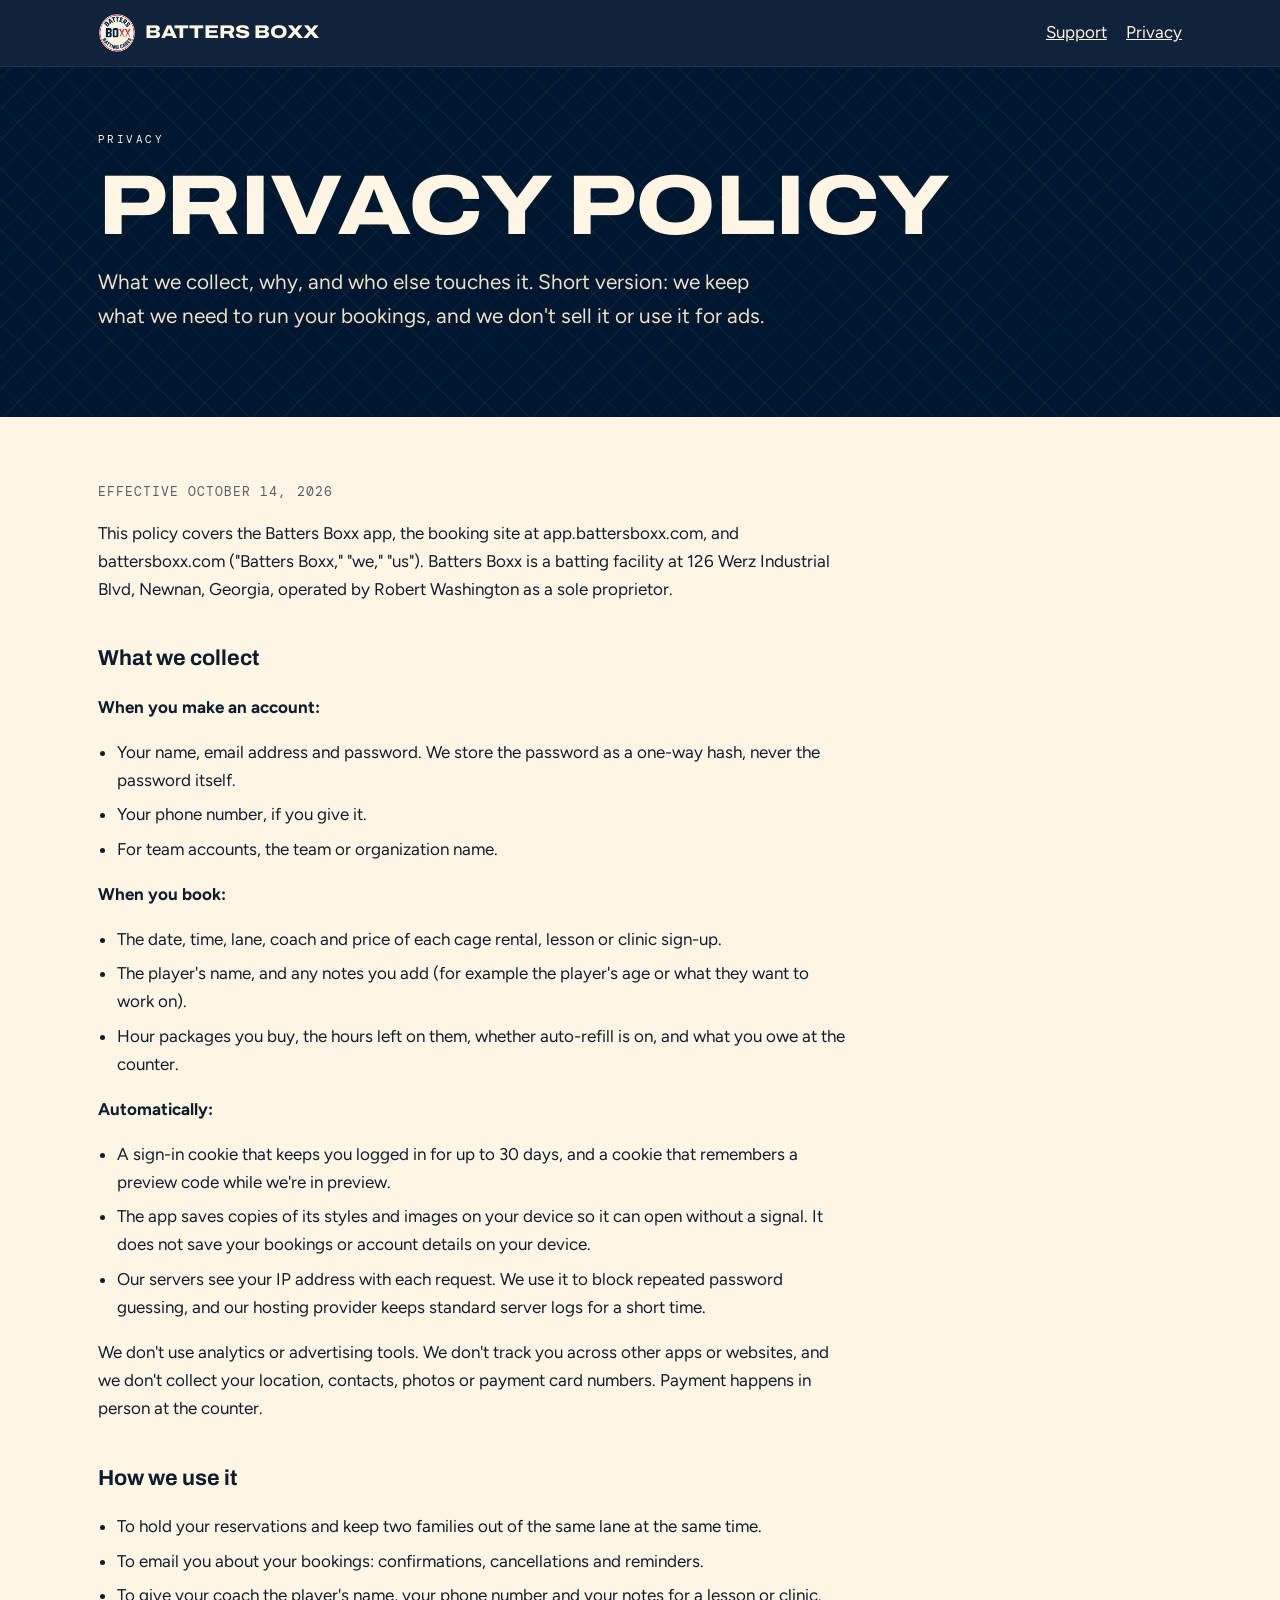
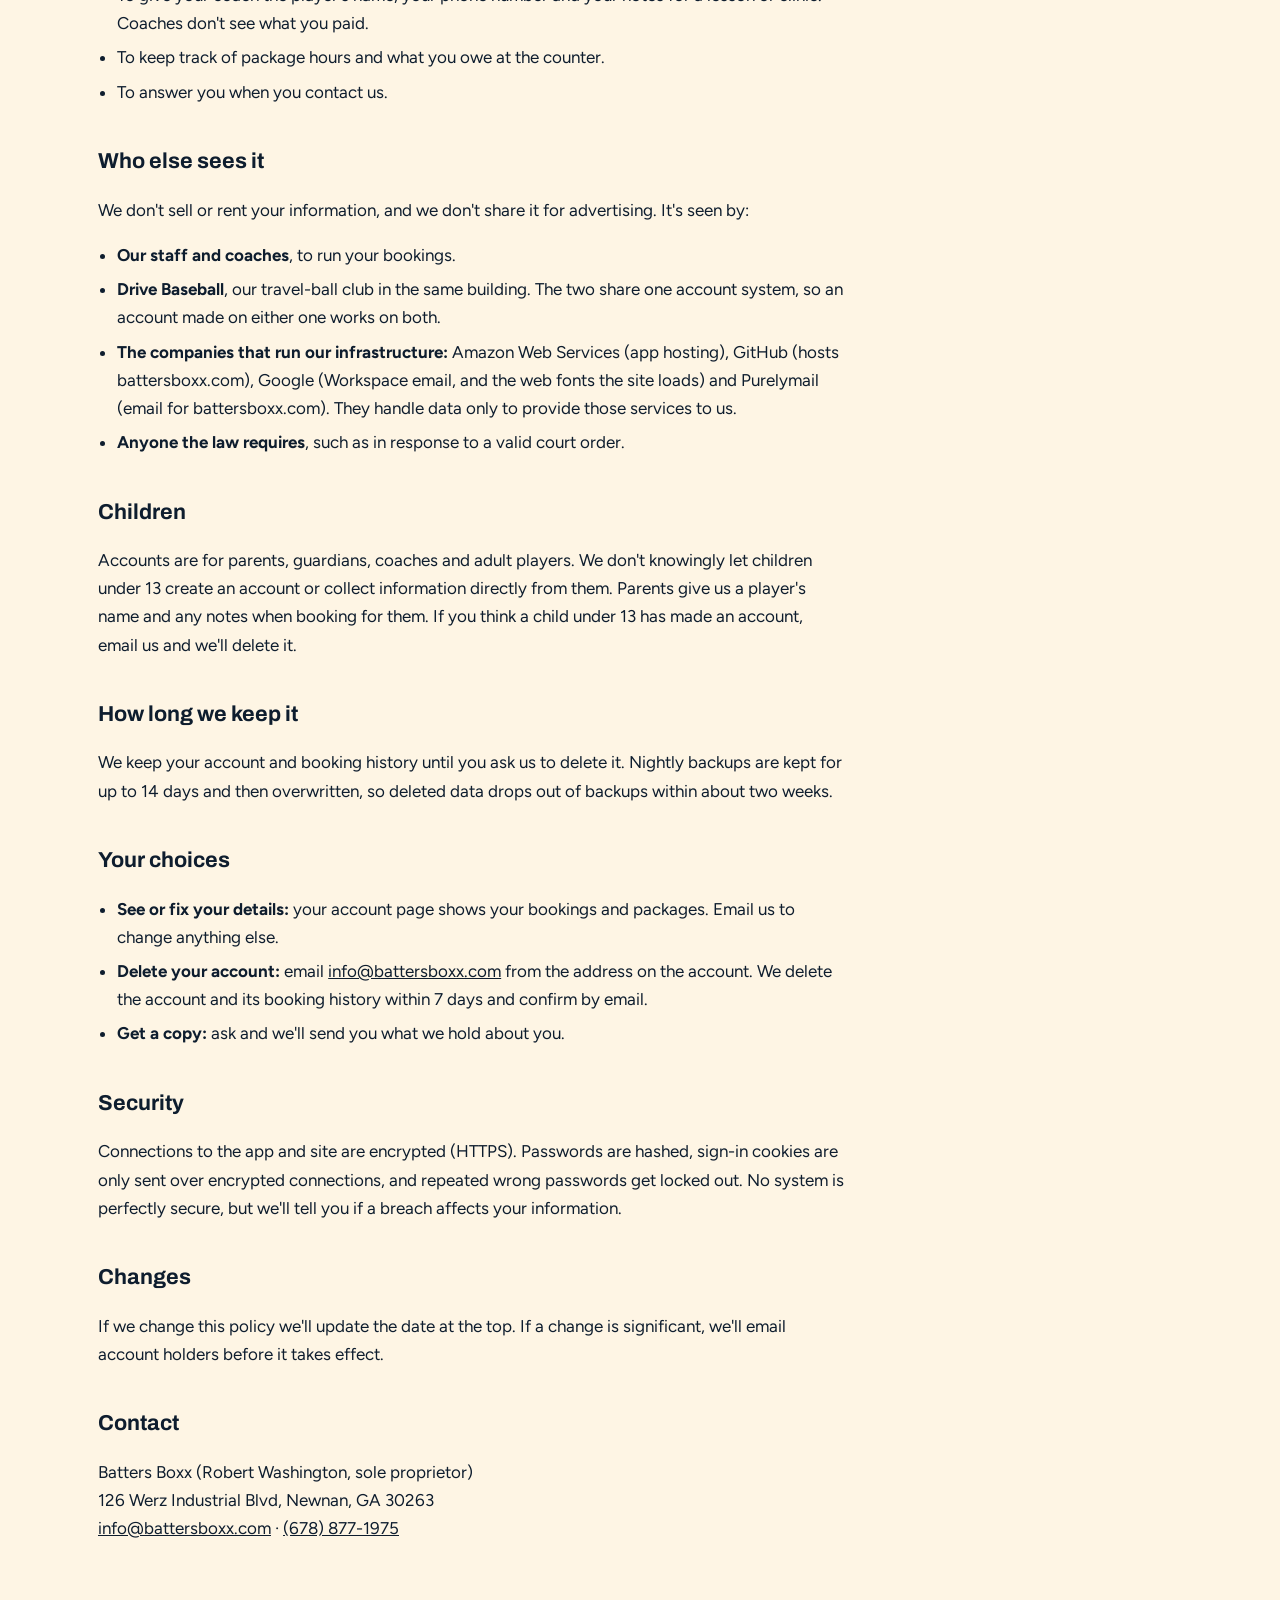
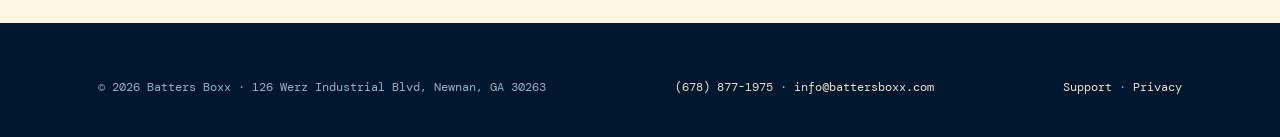
<file: privacy.html>
<!doctype html>
<html lang="en"><head>
<meta charset="utf-8">
<meta name="viewport" content="width=device-width, initial-scale=1">
<link rel="preconnect" href="https://fonts.googleapis.com">
<link rel="preconnect" href="https://fonts.gstatic.com" crossorigin="">
<link href="https://fonts.googleapis.com/css2?family=Archivo:wdth,wght@62.5..125,100..900&amp;family=DM+Mono:wght@300;400;500&amp;family=Figtree:wght@300..900&amp;display=swap" rel="stylesheet">
<link rel="stylesheet" href="/css/style.css">
<link rel="icon" href="/favicon.png">
<link rel="apple-touch-icon" href="/img/apple-touch-icon.png">
<title>Privacy Policy — Batters Boxx</title>
<meta name="description" content="How Batters Boxx collects, uses and protects information in its app and on battersboxx.com.">
<style>
  .doc { max-width: 68ch; }
  .doc h2 { font-family: var(--display, inherit); font-size: 1.35rem; margin: 2.4rem 0 .6rem; }
  .doc p, .doc li { line-height: 1.65; }
  .doc ul { padding-left: 1.2rem; }
  .doc li { margin-bottom: .4rem; }
  .doc .updated { font-family: var(--mono, monospace); font-size: .8rem; letter-spacing: .08em; text-transform: uppercase; opacity: .7; }
  .doc a { color: inherit; }
  .doc > h2:first-child, .doc > p:first-child { margin-top: 0; }
  .help-nav { display: flex; gap: 1.2rem; margin-left: auto; }
  .help-nav a { color: var(--cream); }
  @media (max-width: 480px) { .nav__logo span { display: none; } .help-nav { gap: .9rem; } }
  .contact-list { list-style: none; padding: 0 !important; }
  .contact-list li { padding: .7rem 0; border-bottom: 1px solid rgba(0,32,71,.14); }
</style>
</head>
<body>
<a class="skip" href="#main">Skip to content</a>
<header class="nav">
  <div class="wrap nav__in">
    <a class="nav__logo" href="/"><img class="nav__badge" src="/img/badge.png" alt="" width="38" height="40" decoding="async"><span>Batters Boxx</span></a>
    <nav class="help-nav" aria-label="Help">
      <a href="/support">Support</a>
      <a href="/privacy" aria-current="page">Privacy</a>
    </nav>
  </div>
</header>
<main id="main">
  <section class="band band--dark band--tight">
    <div class="wrap">
      <p class="eyebrow eyebrow--accent">Privacy</p>
      <h1 class="display">Privacy policy</h1>
      <p class="lede">What we collect, why, and who else touches it. Short version: we keep what we need to run your bookings, and we don't sell it or use it for ads.</p>
    </div>
  </section>
  <section class="band band--tight">
    <div class="wrap"><div class="doc">
      <p class="updated">Effective October 14, 2026</p>
      <p>This policy covers the Batters Boxx app, the booking site at app.battersboxx.com, and battersboxx.com ("Batters Boxx," "we," "us"). Batters Boxx is a batting facility at 126 Werz Industrial Blvd, Newnan, Georgia, operated by Robert Washington as a sole proprietor.</p>

      <h2>What we collect</h2>
      <p><strong>When you make an account:</strong></p>
      <ul>
        <li>Your name, email address and password. We store the password as a one-way hash, never the password itself.</li>
        <li>Your phone number, if you give it.</li>
        <li>For team accounts, the team or organization name.</li>
      </ul>
      <p><strong>When you book:</strong></p>
      <ul>
        <li>The date, time, lane, coach and price of each cage rental, lesson or clinic sign-up.</li>
        <li>The player's name, and any notes you add (for example the player's age or what they want to work on).</li>
        <li>Hour packages you buy, the hours left on them, whether auto-refill is on, and what you owe at the counter.</li>
      </ul>
      <p><strong>Automatically:</strong></p>
      <ul>
        <li>A sign-in cookie that keeps you logged in for up to 30 days, and a cookie that remembers a preview code while we're in preview.</li>
        <li>The app saves copies of its styles and images on your device so it can open without a signal. It does not save your bookings or account details on your device.</li>
        <li>Our servers see your IP address with each request. We use it to block repeated password guessing, and our hosting provider keeps standard server logs for a short time.</li>
      </ul>
      <p>We don't use analytics or advertising tools. We don't track you across other apps or websites, and we don't collect your location, contacts, photos or payment card numbers. Payment happens in person at the counter.</p>

      <h2>How we use it</h2>
      <ul>
        <li>To hold your reservations and keep two families out of the same lane at the same time.</li>
        <li>To email you about your bookings: confirmations, cancellations and reminders.</li>
        <li>To give your coach the player's name, your phone number and your notes for a lesson or clinic. Coaches don't see what you paid.</li>
        <li>To keep track of package hours and what you owe at the counter.</li>
        <li>To answer you when you contact us.</li>
      </ul>

      <h2>Who else sees it</h2>
      <p>We don't sell or rent your information, and we don't share it for advertising. It's seen by:</p>
      <ul>
        <li><strong>Our staff and coaches</strong>, to run your bookings.</li>
        <li><strong>Drive Baseball</strong>, our travel-ball club in the same building. The two share one account system, so an account made on either one works on both.</li>
        <li><strong>The companies that run our infrastructure:</strong> Amazon Web Services (app hosting), GitHub (hosts battersboxx.com), Google (Workspace email, and the web fonts the site loads) and Purelymail (email for battersboxx.com). They handle data only to provide those services to us.</li>
        <li><strong>Anyone the law requires</strong>, such as in response to a valid court order.</li>
      </ul>

      <h2>Children</h2>
      <p>Accounts are for parents, guardians, coaches and adult players. We don't knowingly let children under 13 create an account or collect information directly from them. Parents give us a player's name and any notes when booking for them. If you think a child under 13 has made an account, email us and we'll delete it.</p>

      <h2>How long we keep it</h2>
      <p>We keep your account and booking history until you ask us to delete it. Nightly backups are kept for up to 14 days and then overwritten, so deleted data drops out of backups within about two weeks.</p>

      <h2>Your choices</h2>
      <ul>
        <li><strong>See or fix your details:</strong> your account page shows your bookings and packages. Email us to change anything else.</li>
        <li><strong>Delete your account:</strong> email <a href="mailto:info@battersboxx.com?subject=Delete%20my%20account">info@battersboxx.com</a> from the address on the account. We delete the account and its booking history within 7 days and confirm by email.</li>
        <li><strong>Get a copy:</strong> ask and we'll send you what we hold about you.</li>
      </ul>

      <h2>Security</h2>
      <p>Connections to the app and site are encrypted (HTTPS). Passwords are hashed, sign-in cookies are only sent over encrypted connections, and repeated wrong passwords get locked out. No system is perfectly secure, but we'll tell you if a breach affects your information.</p>

      <h2>Changes</h2>
      <p>If we change this policy we'll update the date at the top. If a change is significant, we'll email account holders before it takes effect.</p>

      <h2>Contact</h2>
      <p>Batters Boxx (Robert Washington, sole proprietor)<br>126 Werz Industrial Blvd, Newnan, GA 30263<br>
      <a href="mailto:info@battersboxx.com">info@battersboxx.com</a> · <a href="tel:6788771975">(678) 877-1975</a></p>
    </div></div>
  </section>
</main>
<footer class="foot">
  <div class="wrap">
    <div class="foot__base" style="margin-top:0;border-top:0;padding-top:0">
      <span>© 2026 Batters Boxx · 126 Werz Industrial Blvd, Newnan, GA 30263</span>
      <span><a href="tel:6788771975">(678) 877-1975</a> · <a href="mailto:info@battersboxx.com">info@battersboxx.com</a></span>
      <span><a href="/support">Support</a> · <a href="/privacy">Privacy</a></span>
    </div>
  </div>
</footer>
</body>
</html>
</file>
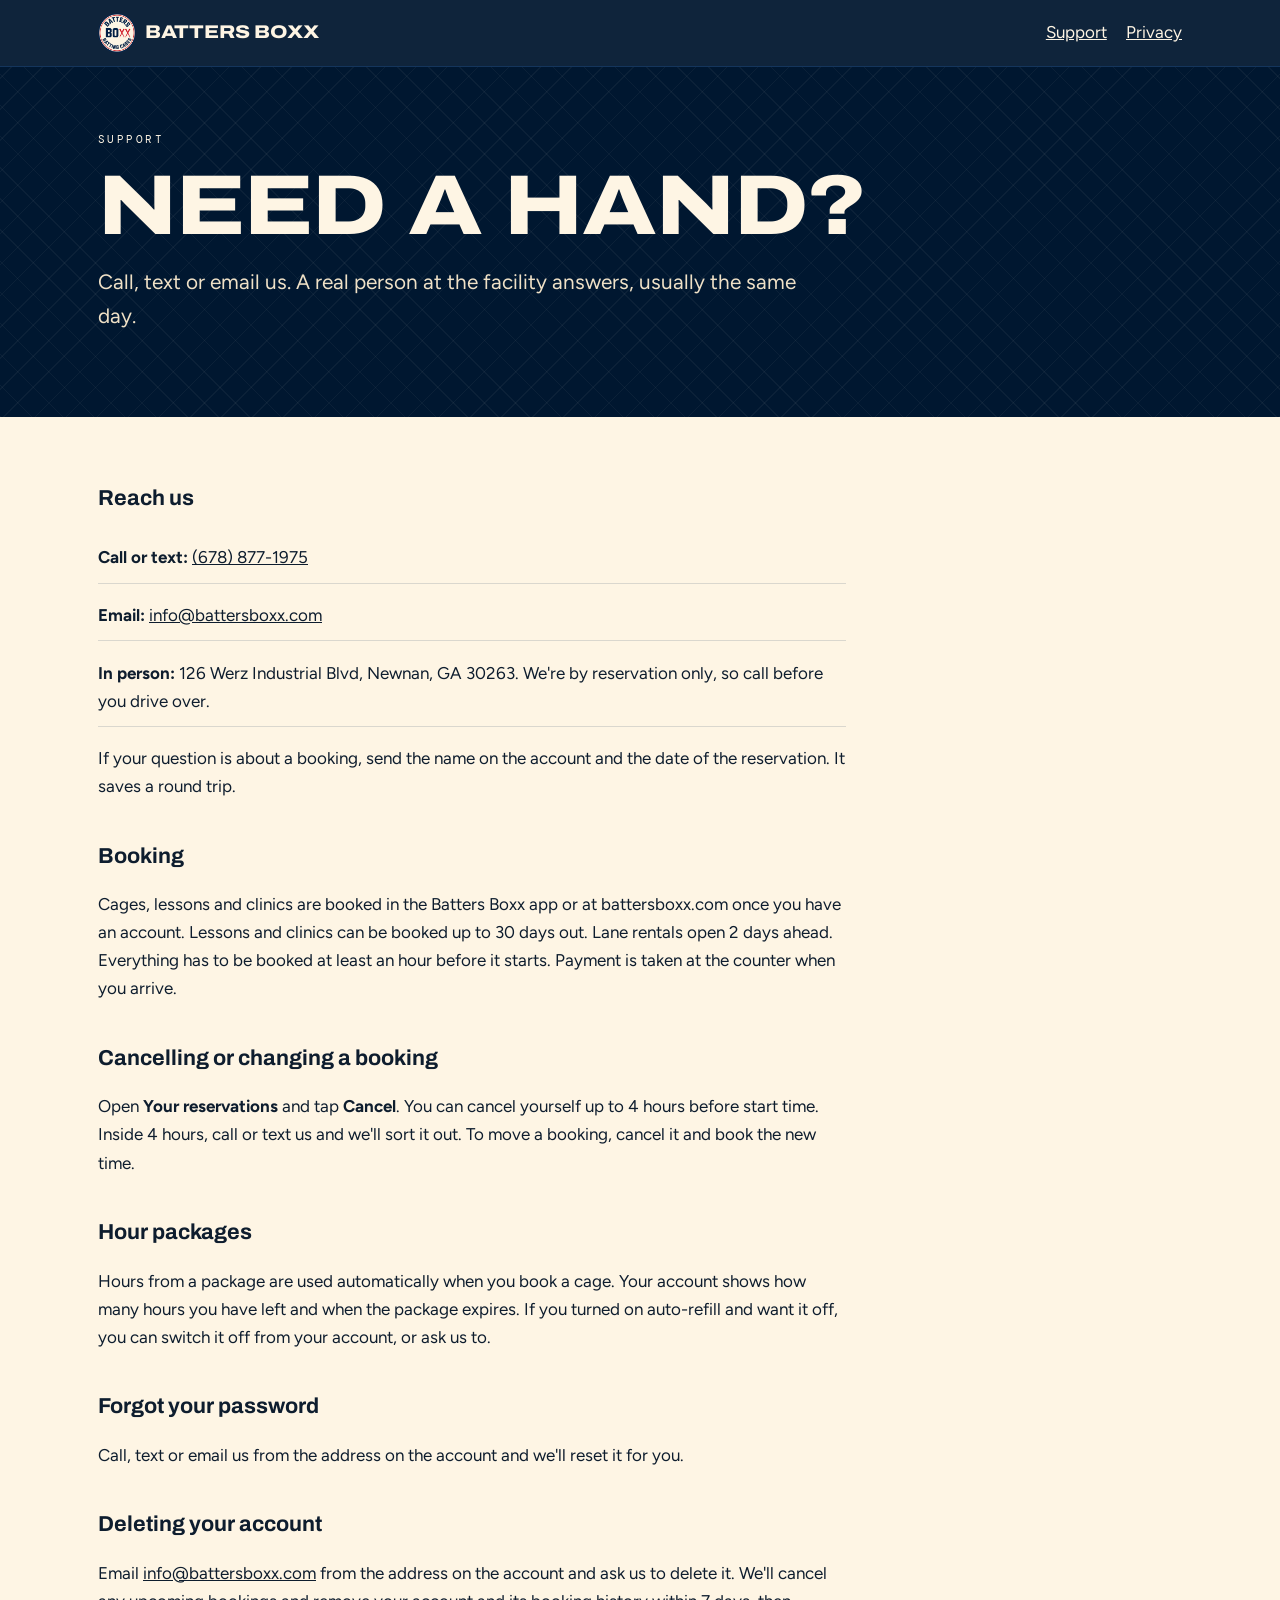
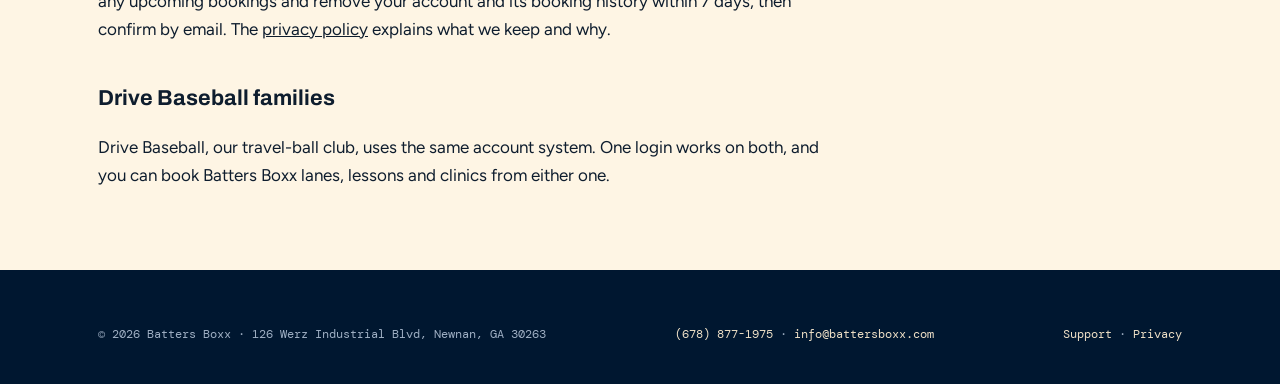
<file: support.html>
<!doctype html>
<html lang="en"><head>
<meta charset="utf-8">
<meta name="viewport" content="width=device-width, initial-scale=1">
<link rel="preconnect" href="https://fonts.googleapis.com">
<link rel="preconnect" href="https://fonts.gstatic.com" crossorigin="">
<link href="https://fonts.googleapis.com/css2?family=Archivo:wdth,wght@62.5..125,100..900&amp;family=DM+Mono:wght@300;400;500&amp;family=Figtree:wght@300..900&amp;display=swap" rel="stylesheet">
<link rel="stylesheet" href="/css/style.css">
<link rel="icon" href="/favicon.png">
<link rel="apple-touch-icon" href="/img/apple-touch-icon.png">
<title>Support — Batters Boxx</title>
<meta name="description" content="Help with Batters Boxx bookings, lessons, clinics and your account. Call or text (678) 877-1975 or email info@battersboxx.com.">
<style>
  .doc { max-width: 68ch; }
  .doc h2 { font-family: var(--display, inherit); font-size: 1.35rem; margin: 2.4rem 0 .6rem; }
  .doc p, .doc li { line-height: 1.65; }
  .doc ul { padding-left: 1.2rem; }
  .doc li { margin-bottom: .4rem; }
  .doc .updated { font-family: var(--mono, monospace); font-size: .8rem; letter-spacing: .08em; text-transform: uppercase; opacity: .7; }
  .doc a { color: inherit; }
  .doc > h2:first-child, .doc > p:first-child { margin-top: 0; }
  .help-nav { display: flex; gap: 1.2rem; margin-left: auto; }
  .help-nav a { color: var(--cream); }
  @media (max-width: 480px) { .nav__logo span { display: none; } .help-nav { gap: .9rem; } }
  .contact-list { list-style: none; padding: 0 !important; }
  .contact-list li { padding: .7rem 0; border-bottom: 1px solid rgba(0,32,71,.14); }
</style>
</head>
<body>
<a class="skip" href="#main">Skip to content</a>
<header class="nav">
  <div class="wrap nav__in">
    <a class="nav__logo" href="/"><img class="nav__badge" src="/img/badge.png" alt="" width="38" height="40" decoding="async"><span>Batters Boxx</span></a>
    <nav class="help-nav" aria-label="Help">
      <a href="/support" aria-current="page">Support</a>
      <a href="/privacy">Privacy</a>
    </nav>
  </div>
</header>
<main id="main">
  <section class="band band--dark band--tight">
    <div class="wrap">
      <p class="eyebrow eyebrow--accent">Support</p>
      <h1 class="display">Need a hand?</h1>
      <p class="lede">Call, text or email us. A real person at the facility answers, usually the same day.</p>
    </div>
  </section>
  <section class="band band--tight">
    <div class="wrap"><div class="doc">
      <h2>Reach us</h2>
      <ul class="contact-list">
        <li><strong>Call or text:</strong> <a href="tel:6788771975">(678) 877-1975</a></li>
        <li><strong>Email:</strong> <a href="mailto:info@battersboxx.com">info@battersboxx.com</a></li>
        <li><strong>In person:</strong> 126 Werz Industrial Blvd, Newnan, GA 30263. We're by reservation only, so call before you drive over.</li>
      </ul>
      <p>If your question is about a booking, send the name on the account and the date of the reservation. It saves a round trip.</p>

      <h2>Booking</h2>
      <p>Cages, lessons and clinics are booked in the Batters Boxx app or at battersboxx.com once you have an account. Lessons and clinics can be booked up to 30 days out. Lane rentals open 2 days ahead. Everything has to be booked at least an hour before it starts. Payment is taken at the counter when you arrive.</p>

      <h2>Cancelling or changing a booking</h2>
      <p>Open <strong>Your reservations</strong> and tap <strong>Cancel</strong>. You can cancel yourself up to 4 hours before start time. Inside 4 hours, call or text us and we'll sort it out. To move a booking, cancel it and book the new time.</p>

      <h2>Hour packages</h2>
      <p>Hours from a package are used automatically when you book a cage. Your account shows how many hours you have left and when the package expires. If you turned on auto-refill and want it off, you can switch it off from your account, or ask us to.</p>

      <h2>Forgot your password</h2>
      <p>Call, text or email us from the address on the account and we'll reset it for you.</p>

      <h2>Deleting your account</h2>
      <p>Email <a href="mailto:info@battersboxx.com?subject=Delete%20my%20account">info@battersboxx.com</a> from the address on the account and ask us to delete it. We'll cancel any upcoming bookings and remove your account and its booking history within 7 days, then confirm by email. The <a href="/privacy">privacy policy</a> explains what we keep and why.</p>

      <h2>Drive Baseball families</h2>
      <p>Drive Baseball, our travel-ball club, uses the same account system. One login works on both, and you can book Batters Boxx lanes, lessons and clinics from either one.</p>
    </div></div>
  </section>
</main>
<footer class="foot">
  <div class="wrap">
    <div class="foot__base" style="margin-top:0;border-top:0;padding-top:0">
      <span>© 2026 Batters Boxx · 126 Werz Industrial Blvd, Newnan, GA 30263</span>
      <span><a href="tel:6788771975">(678) 877-1975</a> · <a href="mailto:info@battersboxx.com">info@battersboxx.com</a></span>
      <span><a href="/support">Support</a> · <a href="/privacy">Privacy</a></span>
    </div>
  </div>
</footer>
</body>
</html>
</file>
<file: css/style.css>
/* Batters Boxx — the badge, in CSS.
   Palette sampled straight from the logo artwork: navy #002047, red #D31322,
   cream #FEF5E4. Red only reaches 2.98:1 on navy, so accent text/borders are
   surface-aware (see the --accent block below) and red is reserved for solid
   fills, which always carry cream text. */

:root {
  --navy-deep: #001730;   /* nav bar, dark bands */
  --navy:      #002047;   /* logo navy */
  --navy-line: #14355C;   /* hairlines on navy */
  --cream:     #FEF5E4;   /* logo cream — page background */
  --cream-2:   #EFE1C7;   /* secondary text on navy */
  --red:       #D31322;   /* logo red — solid fills only */
  --red-deep:  #AC0D1F;   /* hover / small red text on cream */
  --net:       #5E6C7E;   /* meta text on light surfaces */
  --net-dark:  #9FB0C4;   /* same role on dark surfaces */
  --ink:       #0E1D2E;

  --display: 'Archivo', 'Arial Black', 'Helvetica Neue', sans-serif;
  --body:    'Figtree', system-ui, -apple-system, 'Segoe UI', sans-serif;
  --mono:    'DM Mono', ui-monospace, 'SF Mono', Menlo, monospace;

  --gut: clamp(1.25rem, 4vw, 3rem);
  --maxw: 1180px;
  --radius: 3px;
}

*, *::before, *::after { box-sizing: border-box; }

/* .field and .panel both set display, which beats the UA sheet's [hidden] rule --
   so a conditionally-hidden field (team name, the new-account form) rendered
   anyway. Everything that hides itself relies on this. */
[hidden] { display: none !important; }

/* Surfaces declare their own meta-text and accent colours rather than each rule
   guessing. Red fails contrast on navy, so dark surfaces accent with cream. */
:root { --accent: var(--red-deep); }
.band--dark, .band--navy, .foot, .nav, .cage { --net: var(--net-dark); --accent: var(--cream); }
.tablewrap { --net: #5E6C7E; --accent: var(--red-deep); }   /* white card, even inside a dark band */

html { -webkit-text-size-adjust: 100%; }

body {
  margin: 0;
  background: var(--cream);
  color: var(--ink);
  font-family: var(--body);
  font-size: 17px;
  line-height: 1.6;
  font-synthesis-weight: none;
}

img, svg { max-width: 100%; }

a { color: inherit; }

:focus-visible {
  outline: 3px solid var(--accent);
  outline-offset: 3px;
}

.wrap { width: 100%; max-width: var(--maxw); margin-inline: auto; padding-inline: var(--gut); }

.skip {
  position: absolute; left: -9999px; top: 0; z-index: 99;
  background: var(--red); color: var(--cream); padding: .75rem 1rem; font-weight: 700;
}
.skip:focus { left: 0; }

/* ---------- type ---------- */

.display {
  font-family: var(--display);
  font-variation-settings: 'wdth' 118, 'wght' 800;
  text-transform: uppercase;
  line-height: .92;
  letter-spacing: -.012em;
  margin: 0;
}

h1.display { font-size: clamp(2.6rem, 7.6vw, 5.3rem); }
.hero h1.display { font-size: clamp(1.6rem, 8.2vw, 4.4rem); }  /* "DEVELOPMENT" is one long word: keep it inside the column */
h2.display { font-size: clamp(2rem, 5vw, 3.4rem); }
h3.display { font-size: clamp(1.3rem, 2.4vw, 1.75rem); font-variation-settings: 'wdth' 112, 'wght' 700; }

.eyebrow {
  font-family: var(--mono);
  font-size: .7rem;
  letter-spacing: .22em;
  text-transform: uppercase;
  color: var(--net);
  margin: 0 0 1.1rem;
}
.eyebrow--accent { color: var(--accent); }

.lede { font-size: clamp(1.05rem, 1.8vw, 1.3rem); max-width: 54ch; color: #24382C; }
.band--dark .lede, .band--navy .lede { color: var(--cream-2); }

.mono { font-family: var(--mono); font-size: .82rem; letter-spacing: .02em; }

/* ---------- bands ---------- */

.band { padding-block: clamp(3.5rem, 9vw, 7rem); position: relative; }
.band--dark  { background: var(--navy-deep); color: var(--cream); }
.band--navy  { background: var(--navy); color: var(--cream); }
.band--tight { padding-block: clamp(2.5rem, 5vw, 4rem); }

/* Netting: a slack diagonal grid, kept near-invisible so it reads as texture. */
.band--dark::before, .band--navy::before {
  content: ''; position: absolute; inset: 0; pointer-events: none;
  background-image:
    repeating-linear-gradient(45deg,  rgba(254,245,228,.045) 0 1px, transparent 1px 22px),
    repeating-linear-gradient(-45deg, rgba(254,245,228,.045) 0 1px, transparent 1px 22px);
}
.band > .wrap { position: relative; z-index: 1; }

/* ---------- nav ---------- */

.nav {
  position: sticky; top: 0; z-index: 40;
  background: rgba(0,23,48,.94);
  backdrop-filter: blur(8px);
  border-bottom: 1px solid var(--navy-line);
  color: var(--cream);
}
.nav__in { display: flex; align-items: center; gap: 1.5rem; height: 66px; }
.nav__logo {
  font-family: var(--display); font-variation-settings: 'wdth' 118, 'wght' 800;
  text-transform: uppercase; font-size: 1.15rem; letter-spacing: -.01em;
  text-decoration: none; display: flex; align-items: center; gap: .55rem; white-space: nowrap;
}
.nav__badge { width: 38px; height: 40px; display: block; flex: 0 0 auto; }
/* The badge art is a hair taller than it is wide; height-driven sizing keeps
   the disc from squashing when the nav bar height changes. */
.nav__links { display: flex; gap: 1.4rem; margin-left: auto; align-items: center; }
.nav__links a {
  text-decoration: none; font-size: .88rem; font-weight: 600; color: var(--cream-2);
  padding: .3rem 0; border-bottom: 2px solid transparent;
}
.nav__links a:hover, .nav__links a[aria-current='page'] { color: var(--accent); border-bottom-color: var(--accent); }
.nav__toggle {
  margin-left: auto; display: none; background: none; border: 1px solid var(--navy-line);
  color: var(--cream); font-family: var(--mono); font-size: .75rem; padding: .45rem .7rem; cursor: pointer;
}

@media (max-width: 860px) {
  .nav__toggle { display: block; }
  .nav__links {
    display: none; position: absolute; top: 66px; left: 0; right: 0;
    flex-direction: column; align-items: stretch; gap: 0;
    background: var(--navy-deep); border-bottom: 1px solid var(--navy-line); padding: .5rem var(--gut) 1.25rem;
  }
  .nav__links.is-open { display: flex; }
  .nav__links a { padding: .8rem 0; border-bottom: 1px solid var(--navy-line); }
}

/* ---------- buttons ---------- */

.btn {
  display: inline-flex; align-items: center; justify-content: center; gap: .5rem;
  font-family: var(--body); font-weight: 700; font-size: .92rem;
  padding: .82rem 1.5rem; border-radius: var(--radius); border: 2px solid transparent;
  text-decoration: none; cursor: pointer; transition: transform .12s ease, background .15s ease, color .15s ease;
  line-height: 1;
}
.btn:hover { transform: translateY(-2px); }
.btn:disabled { opacity: .45; cursor: not-allowed; transform: none; }
.btn-red  { background: var(--red); color: var(--cream); }
.btn-red:hover { background: var(--red-deep); }
.btn-redsolid  { background: var(--red-deep); color: var(--cream); }
.btn-outline { background: transparent; color: var(--cream); border-color: rgba(254,245,228,.45); }
.btn-outline:hover { border-color: var(--cream); background: rgba(254,245,228,.10); }
/* outline buttons are for dark bands; on a light band they fall back to ink so
   they never end up near-white on white */
.band:not(.band--dark):not(.band--navy) .btn-outline { color: var(--ink); border-color: rgba(0,32,71,.30); }
.band:not(.band--dark):not(.band--navy) .btn-outline:hover { border-color: var(--ink); background: rgba(0,32,71,.06); }
.btn-ink   { background: transparent; color: var(--ink); border-color: rgba(0,32,71,.30); }
.btn-ink:hover { border-color: var(--ink); background: rgba(0,32,71,.06); }
.band--dark .btn-ink, .band--navy .btn-ink { color: var(--cream); border-color: rgba(254,245,228,.35); }
.band--dark .btn-ink:hover, .band--navy .btn-ink:hover { border-color: var(--cream); background: rgba(254,245,228,.10); }
.btn-block { width: 100%; }
.btn-sm { padding: .55rem 1rem; font-size: .82rem; }

.btnrow { display: flex; flex-wrap: wrap; gap: .85rem; margin-top: 2rem; }

/* ---------- the batter's box outline (signature) ---------- */

.chalkbox { position: relative; display: inline-block; width: fit-content;
  padding: clamp(1.1rem, 3vw, 2.1rem) clamp(1.3rem, 4vw, 2.8rem); }
.chalkbox > h1 { width: fit-content; }
.chalkbox__line { position: absolute; inset: 0; width: 100%; height: 100%; overflow: visible; }
.chalkbox__line rect {
  fill: none; stroke: var(--accent); stroke-width: 2; stroke-opacity: .65; stroke-linecap: square;
}
/* The dash length is set in JS from the rendered perimeter: with
   non-scaling-stroke the browser measures dashes in screen space, not the
   viewBox's user units, so a hard-coded value leaves gaps in the box. */

/* ---------- hero ---------- */

.hero { padding-block: clamp(3.5rem, 8vw, 6rem) clamp(2.5rem, 5vw, 4rem); }
.hero__mark { color: var(--accent); display: block; }
.hero .lede { margin-top: 1.9rem; }

/* ---------- openings rail ---------- */

.rail { margin-top: clamp(2.5rem, 5vw, 3.5rem); border-top: 1px solid var(--navy-line); padding-top: 1.5rem; }
.rail__head { display: flex; align-items: baseline; gap: 1rem; flex-wrap: wrap; margin-bottom: 1.1rem; }
.rail__head .eyebrow { margin: 0; }
.rail__day { font-family: var(--mono); font-size: .78rem; color: var(--cream-2); }
.rail__list { display: flex; gap: .7rem; overflow-x: auto; padding-bottom: .6rem; scrollbar-width: thin; }
.rail__slot {
  flex: 0 0 auto; min-width: 118px; text-align: left; text-decoration: none;
  border: 1px dashed rgba(254,245,228,.35); border-radius: var(--radius);
  padding: .8rem .9rem; color: var(--cream); background: transparent;
  font-family: inherit; cursor: pointer; transition: border-color .15s, background .15s;
}
.rail__slot:hover { border-color: var(--accent); border-style: solid; background: rgba(254,245,228,.10); }
.rail__slot b { display: block; font-family: var(--mono); font-size: 1.05rem; font-weight: 500; color: var(--accent); }
.rail__slot span { display: block; font-size: .74rem; color: var(--cream-2); margin-top: .2rem; letter-spacing: .04em; }
.rail__empty { font-family: var(--mono); font-size: .82rem; color: var(--net); }

/* ---------- cages ---------- */

.cages { display: grid; gap: 1.1rem; grid-template-columns: repeat(auto-fit, minmax(255px, 1fr)); margin-top: 2.75rem; }
.cage {
  background: var(--navy-deep); color: var(--cream); border-radius: var(--radius);
  padding: 1.5rem 1.4rem; border-top: 3px solid var(--accent);
}
.cage__no { font-family: var(--mono); font-size: .72rem; letter-spacing: .2em; color: var(--accent); }
.cage__name { font-family: var(--display); font-variation-settings: 'wdth' 112, 'wght' 700;
  text-transform: uppercase; font-size: 1.35rem; margin: .35rem 0 1.1rem; line-height: 1; }
.spec { display: flex; justify-content: space-between; gap: 1rem; font-family: var(--mono); font-size: .76rem;
  padding: .42rem 0; border-top: 1px solid var(--navy-line); }
.spec dt { color: var(--net); }
.spec dd { margin: 0; text-align: right; color: var(--cream); }
.cage dl { margin: 0; }

/* ---------- plans ---------- */

.plans { display: grid; gap: 1.1rem; grid-template-columns: repeat(auto-fit, minmax(268px, 1fr)); margin-top: 2.75rem; }
.plan {
  border: 1px solid rgba(0,32,71,.16); border-radius: var(--radius);
  padding: 1.7rem 1.5rem; display: flex; flex-direction: column; background: #FFF;
}
/* A plan card is white by default. Inside a dark band it inherits cream text,
   so it MUST also take a dark background or it renders cream-on-white. Each
   band picks the neighbouring shade so the card still separates from it. */
.band--dark .plan { background: var(--navy); border-color: var(--navy-line); }
.band--navy .plan { background: var(--navy-deep); border-color: var(--navy-line); }
.plan--pick { border-color: var(--accent); border-width: 2px; box-shadow: 0 0 0 4px rgba(211,19,34,.16); }
.plan__tag { font-family: var(--mono); font-size: .64rem; letter-spacing: .18em; text-transform: uppercase;
  color: var(--red-deep); margin-bottom: .5rem; min-height: 1rem; }
.band--dark .plan__tag, .band--navy .plan__tag { color: var(--accent); }
.plan__name { font-family: var(--display); font-variation-settings: 'wdth' 112, 'wght' 700;
  text-transform: uppercase; font-size: 1.5rem; margin: 0; line-height: 1; }
.plan__price { font-family: var(--mono); font-size: 1.85rem; margin: .9rem 0 .2rem; font-weight: 500; }
.plan__per { font-family: var(--mono); font-size: .74rem; color: var(--net); }
.plan__photo { width: calc(100% + 3rem); max-width: none; margin: -1.7rem -1.5rem 1.2rem; aspect-ratio: 4 / 3;
  object-fit: cover; object-position: center 20%; border-radius: var(--radius) var(--radius) 0 0; display: block; }
.plan__blurb { font-size: .93rem; margin: 1rem 0 1.2rem; }
.plan__perks { list-style: none; margin: 0 0 1.6rem; padding: 0; display: grid; gap: .55rem; font-size: .88rem; }
.plan__perks li { display: grid; grid-template-columns: 13px 1fr; gap: .65rem; align-items: start; }
.plan__perks li::before {
  content: ''; width: 11px; height: 11px; margin-top: .42rem; background: var(--accent);
  clip-path: polygon(0 0, 100% 0, 100% 55%, 50% 100%, 0 55%);
}
.plan__cta { margin-top: auto; }

/* ---------- split / prose ---------- */

.split { display: grid; gap: clamp(2rem, 5vw, 4rem); grid-template-columns: 1fr; align-items: start; }
.split > * { min-width: 0; }
@media (min-width: 900px) { .split { grid-template-columns: 1.05fr .95fr; } }

.facts { list-style: none; margin: 2rem 0 0; padding: 0; display: grid; gap: 0; }
.facts li { display: flex; justify-content: space-between; gap: 1.5rem; padding: .85rem 0;
  border-bottom: 1px solid rgba(254,245,228,.16); font-family: var(--mono); font-size: .82rem; }
.facts li span:first-child { color: var(--net); }
.band--navy .facts li { border-bottom-color: rgba(254,245,228,.16); }
.band--cream .facts li { border-bottom-color: rgba(0,32,71,.14); }

/* ---------- forms ---------- */

.formcard {
  max-width: 470px; margin: clamp(2.5rem, 6vw, 4.5rem) auto; background: #FFF;
  border: 1px solid rgba(0,32,71,.16); border-radius: var(--radius); padding: clamp(1.75rem, 4vw, 2.5rem);
}
.field { display: block; margin-bottom: 1.15rem; }
.field > span { display: block; font-family: var(--mono); font-size: .72rem; letter-spacing: .13em;
  text-transform: uppercase; color: var(--net); margin-bottom: .45rem; }
.field input, .field select, .field textarea {
  width: 100%; padding: .78rem .9rem; font-family: var(--body); font-size: 1rem;
  border: 1px solid rgba(0,32,71,.25); border-radius: var(--radius); background: #FFFDF8; color: var(--ink);
}
.field input:focus, .field select:focus, .field textarea:focus { border-color: var(--ink); outline-offset: 1px; }
.field textarea { min-height: 84px; resize: vertical; }
.hint { font-size: .8rem; color: var(--net); margin: -.7rem 0 1.15rem; }

.choice { display: grid; grid-template-columns: 1fr 1fr; gap: .7rem; margin-bottom: 1.4rem; }
.choice label {
  border: 1px solid rgba(0,32,71,.25); border-radius: var(--radius); padding: .9rem 1rem; cursor: pointer;
  display: block; transition: border-color .15s, background .15s;
}
.choice label:hover { border-color: var(--ink); }
.choice input { position: absolute; opacity: 0; width: 0; height: 0; }
.choice input:focus-visible + b { outline: 3px solid var(--accent); outline-offset: 3px; }
.choice label:has(input:checked) { border-color: var(--accent); border-width: 2px; background: rgba(211,19,34,.10); padding: calc(.9rem - 1px) calc(1rem - 1px); }
.choice b { display: block; font-size: .95rem; }
.choice small { color: var(--net); font-size: .78rem; }

.flash { padding: .85rem 1rem; border-radius: var(--radius); font-size: .9rem; margin-bottom: 1.25rem; }
.flash--bad  { background: #FBE7E4; color: #8A1520; border-left: 3px solid var(--red); }
.flash--good { background: #E4F0E6; color: #17492A; border-left: 3px solid #2F7D47; }
.flash[hidden] { display: none; }

.alt { text-align: center; font-size: .9rem; margin: 1.5rem 0 0; color: var(--net); }
.alt a { color: var(--ink); font-weight: 700; }

/* ---------- booking ---------- */

.booklayout { display: grid; gap: 2rem; grid-template-columns: 1fr; align-items: start; }
/* grid items default to min-width:auto, which lets the non-wrapping date strip
   push the whole column wider than the viewport */
.booklayout > * { min-width: 0; }
@media (min-width: 980px) { .booklayout { grid-template-columns: 1fr 340px; gap: 2.5rem; } }

.step { border-top: 1px solid rgba(0,32,71,.15); padding-top: 1.5rem; margin-top: 1.9rem; }
.step:first-child { border-top: 0; padding-top: 0; margin-top: 0; }
.step__no { font-family: var(--mono); font-size: .7rem; letter-spacing: .2em; color: var(--red-deep); }
.step__title { font-family: var(--display); font-variation-settings: 'wdth' 112, 'wght' 700;
  text-transform: uppercase; font-size: 1.2rem; margin: .3rem 0 1.1rem; line-height: 1; }

.chips { display: flex; gap: .5rem; flex-wrap: wrap; }
.chips--scroll { flex-wrap: nowrap; overflow-x: auto; padding-bottom: .5rem; }
.chip {
  flex: 0 0 auto; border: 1px solid rgba(0,32,71,.25); background: #FFF; color: var(--ink);
  border-radius: var(--radius); padding: .6rem .85rem; cursor: pointer; font-family: var(--body);
  font-size: .85rem; line-height: 1.25; text-align: center; transition: border-color .12s, background .12s;
}
.chip:hover { border-color: var(--ink); }
.chip.is-on { background: var(--ink); color: var(--cream); border-color: var(--ink); }
.chip small { display: block; font-family: var(--mono); font-size: .68rem; opacity: .7; }

.cagerow, .coachrow { border: 1px solid rgba(0,32,71,.15); border-radius: var(--radius); padding: 1.1rem; margin-bottom: .8rem; }
/* a coach row is a cage row with a name instead of a number */
.coachrow .cagerow__name { font-size: 1.05rem; }
.cagerow__head { display: flex; align-items: baseline; gap: .7rem; flex-wrap: wrap; margin-bottom: .85rem; }
.cagerow__name { font-family: var(--display); font-variation-settings: 'wdth' 112, 'wght' 700;
  text-transform: uppercase; font-size: 1rem; }
.cagerow__meta { font-family: var(--mono); font-size: .72rem; color: var(--net); }
.cagerow__rate { margin-left: auto; font-family: var(--mono); font-size: .8rem; }
.slots { display: grid; gap: .45rem; grid-template-columns: repeat(auto-fill, minmax(84px, 1fr)); }
.slot {
  border: 1px dashed rgba(0,32,71,.30); background: #FFF; border-radius: var(--radius);
  padding: .55rem .3rem; font-family: var(--mono); font-size: .82rem; cursor: pointer; color: var(--ink);
  transition: border-color .12s, background .12s;
}
.slot:hover { border-style: solid; border-color: var(--ink); background: #FBF6EC; }
.slot.is-on { background: var(--red); border-color: var(--red); color: var(--cream); border-style: solid; font-weight: 500; }
.slot--none { font-family: var(--mono); font-size: .8rem; color: var(--net); }

.summary {
  border: 1px solid rgba(0,32,71,.18); border-radius: var(--radius); padding: 1.5rem; background: #FFF;
}
@media (min-width: 980px) { .summary { position: sticky; top: 90px; } }
.summary__title { font-family: var(--display); font-variation-settings: 'wdth' 112, 'wght' 700;
  text-transform: uppercase; font-size: 1.1rem; margin: 0 0 1.1rem; }
.sumline { display: flex; justify-content: space-between; gap: 1rem; padding: .5rem 0;
  font-family: var(--mono); font-size: .82rem; border-bottom: 1px solid rgba(0,32,71,.1); }
.sumline--total { border-bottom: 0; border-top: 2px solid var(--ink); margin-top: .4rem; padding-top: .8rem;
  font-size: 1.05rem; font-weight: 500; }
.sumline--free { color: #17492A; }
.sumnote { font-size: .78rem; color: var(--net); margin: 1rem 0 0; }


/* ---------- rental / lesson switch ---------- */

.modeswitch { display: inline-flex; gap: .25rem; margin: 1.5rem 0 .5rem; padding: .25rem;
  border: 1px solid rgba(0,32,71,.2); border-radius: var(--radius); background: #FFF; }
.modeswitch a { text-decoration: none; font-size: .85rem; font-weight: 700; color: var(--net);
  padding: .5rem 1.1rem; border-radius: 2px; }
.modeswitch a:hover { color: var(--ink); }
.modeswitch a[aria-current='page'] { background: var(--ink); color: var(--cream); }

/* ---------- account / tables ---------- */

.acct { display: grid; gap: 1.1rem; grid-template-columns: repeat(auto-fit, minmax(240px, 1fr)); margin-bottom: 2.5rem; }
.stat { border: 1px solid rgba(0,32,71,.16); border-radius: var(--radius); padding: 1.3rem; background: #FFF; }
.stat__k { font-family: var(--mono); font-size: .68rem; letter-spacing: .17em; text-transform: uppercase; color: var(--net); }
.stat__v { font-family: var(--display); font-variation-settings: 'wdth' 112, 'wght' 700;
  text-transform: uppercase; font-size: 1.7rem; margin-top: .4rem; line-height: 1.05; }
.stat__sub { font-family: var(--mono); font-size: .74rem; color: var(--net); margin-top: .35rem; }

.res { border: 1px solid rgba(0,32,71,.16); border-radius: var(--radius); padding: 1.25rem;
  margin-bottom: .8rem; background: #FFF; display: flex; gap: 1.25rem; flex-wrap: wrap; align-items: center; }
.res--past { opacity: .58; }
.res__when { min-width: 172px; }
.res__day { font-family: var(--display); font-variation-settings: 'wdth' 112, 'wght' 700;
  text-transform: uppercase; font-size: 1.05rem; line-height: 1.1; }
.res__time { font-family: var(--mono); font-size: .82rem; color: var(--net); }
.res__what { font-size: .9rem; }
.res__act { margin-left: auto; display: flex; gap: .5rem; align-items: center; }
.tag { font-family: var(--mono); font-size: .66rem; letter-spacing: .12em; text-transform: uppercase;
  padding: .28rem .5rem; border-radius: 2px; background: rgba(0,32,71,.09); color: #24384C; }
.tag--red { background: rgba(211,19,34,.14); color: var(--red-deep); }
.tag--off  { background: rgba(0,32,71,.09); color: #3B4A5C; }

.empty { border: 1px dashed rgba(0,32,71,.30); border-radius: var(--radius);
  padding: 2.25rem 1.5rem; text-align: center; }
.empty p { margin: 0 0 1.25rem; color: var(--net); }

.tablewrap { overflow-x: auto; border: 1px solid rgba(0,32,71,.16); border-radius: var(--radius); background: #FFF; }
.tbl { width: 100%; border-collapse: collapse; font-size: .86rem; color: var(--ink); }
.tbl th, .tbl td { padding: .7rem .9rem; text-align: left; border-bottom: 1px solid rgba(0,32,71,.1); white-space: nowrap; }
.tbl th { font-family: var(--mono); font-size: .68rem; letter-spacing: .13em; text-transform: uppercase;
  color: var(--net); background: #FBF6EC; }
.tbl tbody tr:last-child td { border-bottom: 0; }

/* ---------- footer / 404 ---------- */

.foot { background: var(--navy-deep); color: var(--cream-2); padding-block: 3.5rem 2.5rem; font-size: .88rem; }
.foot__grid { display: grid; gap: 2rem; grid-template-columns: repeat(auto-fit, minmax(190px, 1fr)); }
.foot h4 { font-family: var(--mono); font-size: .68rem; letter-spacing: .18em; text-transform: uppercase;
  color: var(--net); margin: 0 0 .9rem; font-weight: 400; }
.foot ul { list-style: none; margin: 0; padding: 0; display: grid; gap: .5rem; }
.foot a { color: var(--cream-2); text-decoration: none; }
.foot a:hover { color: var(--accent); }
.foot__base { margin-top: 2.75rem; padding-top: 1.5rem; border-top: 1px solid rgba(254,245,228,.16);
  display: flex; justify-content: space-between; gap: 1rem; flex-wrap: wrap;
  font-family: var(--mono); font-size: .72rem; color: var(--net); }

.miss { max-width: 560px; margin: 6rem auto; padding-inline: var(--gut); text-align: center; }

.note {
  font-family: var(--mono); font-size: .74rem; line-height: 1.65; color: var(--net);
  border: 1px dashed rgba(0,32,71,.25); border-radius: var(--radius); padding: 1rem 1.1rem; margin-top: 2rem;
}
.band--dark .note { color: var(--cream-2); border-color: rgba(254,245,228,.25); }

.center { text-align: center; }
.mt0 { margin-top: 0; }

@media (prefers-reduced-motion: reduce) {
  *, *::before, *::after { animation-duration: .001ms !important; transition-duration: .001ms !important; }
  .btn:hover { transform: none; }
}

/* ---------- hero crest ---------- */

.hero__grid { display: grid; gap: clamp(2rem, 5vw, 3.5rem); align-items: center; }
.hero__copy { min-width: 0; }
.hero__crest { width: min(268px, 54vw); height: auto; justify-self: center; order: -1; }

@media (min-width: 900px) {
  .hero__grid { grid-template-columns: minmax(0, 1fr) clamp(210px, 26vw, 300px); }
  .hero__crest { order: 0; width: 100%; justify-self: end; }
}
.foot__badge { width: 64px; height: 67px; display: block; margin-bottom: .9rem; }
.u-sr { position: absolute; width: 1px; height: 1px; padding: 0; margin: -1px;
  overflow: hidden; clip: rect(0 0 0 0); white-space: nowrap; border: 0; }

/* ---------- staff: accounts + coach schedule ---------- */

/* white cards, like .tablewrap, so meta text and accents stay readable */
.panel, .userbar { --net: #5E6C7E; --accent: var(--red-deep); }

.userbar {
  display: flex; gap: 1rem; align-items: flex-end; flex-wrap: wrap;
  margin-bottom: 1.5rem;
}
.userbar .field { margin-bottom: 0; }
.userbar__search { flex: 1 1 260px; }
.userbar .btn { margin-left: auto; }

.panel {
  border: 1px solid rgba(0,32,71,.16); border-radius: var(--radius); background: #FFF;
  padding: clamp(1.25rem, 3vw, 1.75rem); margin-bottom: 1.5rem;
}
.panel__title { font-family: var(--display); font-variation-settings: 'wdth' 112, 'wght' 700;
  text-transform: uppercase; font-size: 1.1rem; margin: 0 0 1.1rem; }

.grid2, .grid3 { display: grid; gap: 0 1rem; grid-template-columns: 1fr; }
@media (min-width: 620px) {
  .grid2 { grid-template-columns: 1fr 1fr; }
  .grid3 { grid-template-columns: repeat(3, 1fr); }
}

/* the manage column packs several small controls into one cell */
.rowacts { display: flex; gap: .75rem; align-items: center; flex-wrap: nowrap; }
.rowacts select { font-family: var(--body); font-size: .8rem; padding: .3rem .4rem;
  border: 1px solid rgba(0,32,71,.25); border-radius: var(--radius); background: #FFFDF8; color: var(--ink); }
.linkbtn {
  background: none; border: 0; padding: .2rem 0; font: inherit; font-size: .8rem;
  color: var(--red-deep); text-decoration: underline; cursor: pointer;
}
.linkbtn:hover { color: var(--ink); }
.linkbtn[disabled] { color: var(--net); text-decoration: none; cursor: not-allowed; }

/* a schedule line: when, who, what -- lighter than .res, and no money on it */
.line {
  border: 1px solid rgba(0,32,71,.16); border-radius: var(--radius); background: #FFF;
  padding: .9rem 1.1rem; margin-bottom: .6rem;
  display: flex; gap: 1.1rem; align-items: center; flex-wrap: wrap;
}
.line--today { border-left: 3px solid var(--red); }
.line__when { min-width: 150px; }
.line__day { font-family: var(--display); font-variation-settings: 'wdth' 112, 'wght' 700;
  text-transform: uppercase; font-size: .95rem; line-height: 1.15; }
.line__time { font-family: var(--mono); font-size: .78rem; color: var(--net); }
.line__who { font-size: .9rem; }
.line__meta { font-family: var(--mono); font-size: .74rem; color: var(--net); }
.line__act { margin-left: auto; }

/* Portal role plus the extra jobs someone also holds. Stacked in one cell so
   the accounts table keeps its column count and stays readable on a laptop. */
.rolecell { display: grid; gap: .35rem; min-width: 11rem; }
.rolechecks { display: flex; flex-wrap: wrap; gap: .05rem .55rem; }
.rolecheck { display: inline-flex; align-items: center; gap: .25rem; font-size: .75rem; white-space: nowrap; }
.rolecheck input { accent-color: var(--red); margin: 0; }
.rolecheck input:disabled + span { opacity: .4; }

/* lessons page: a single lesson plus three packs reads as one row on desktop */
.plans--four { grid-template-columns: repeat(auto-fit, minmax(220px, 1fr)); }
</file>
